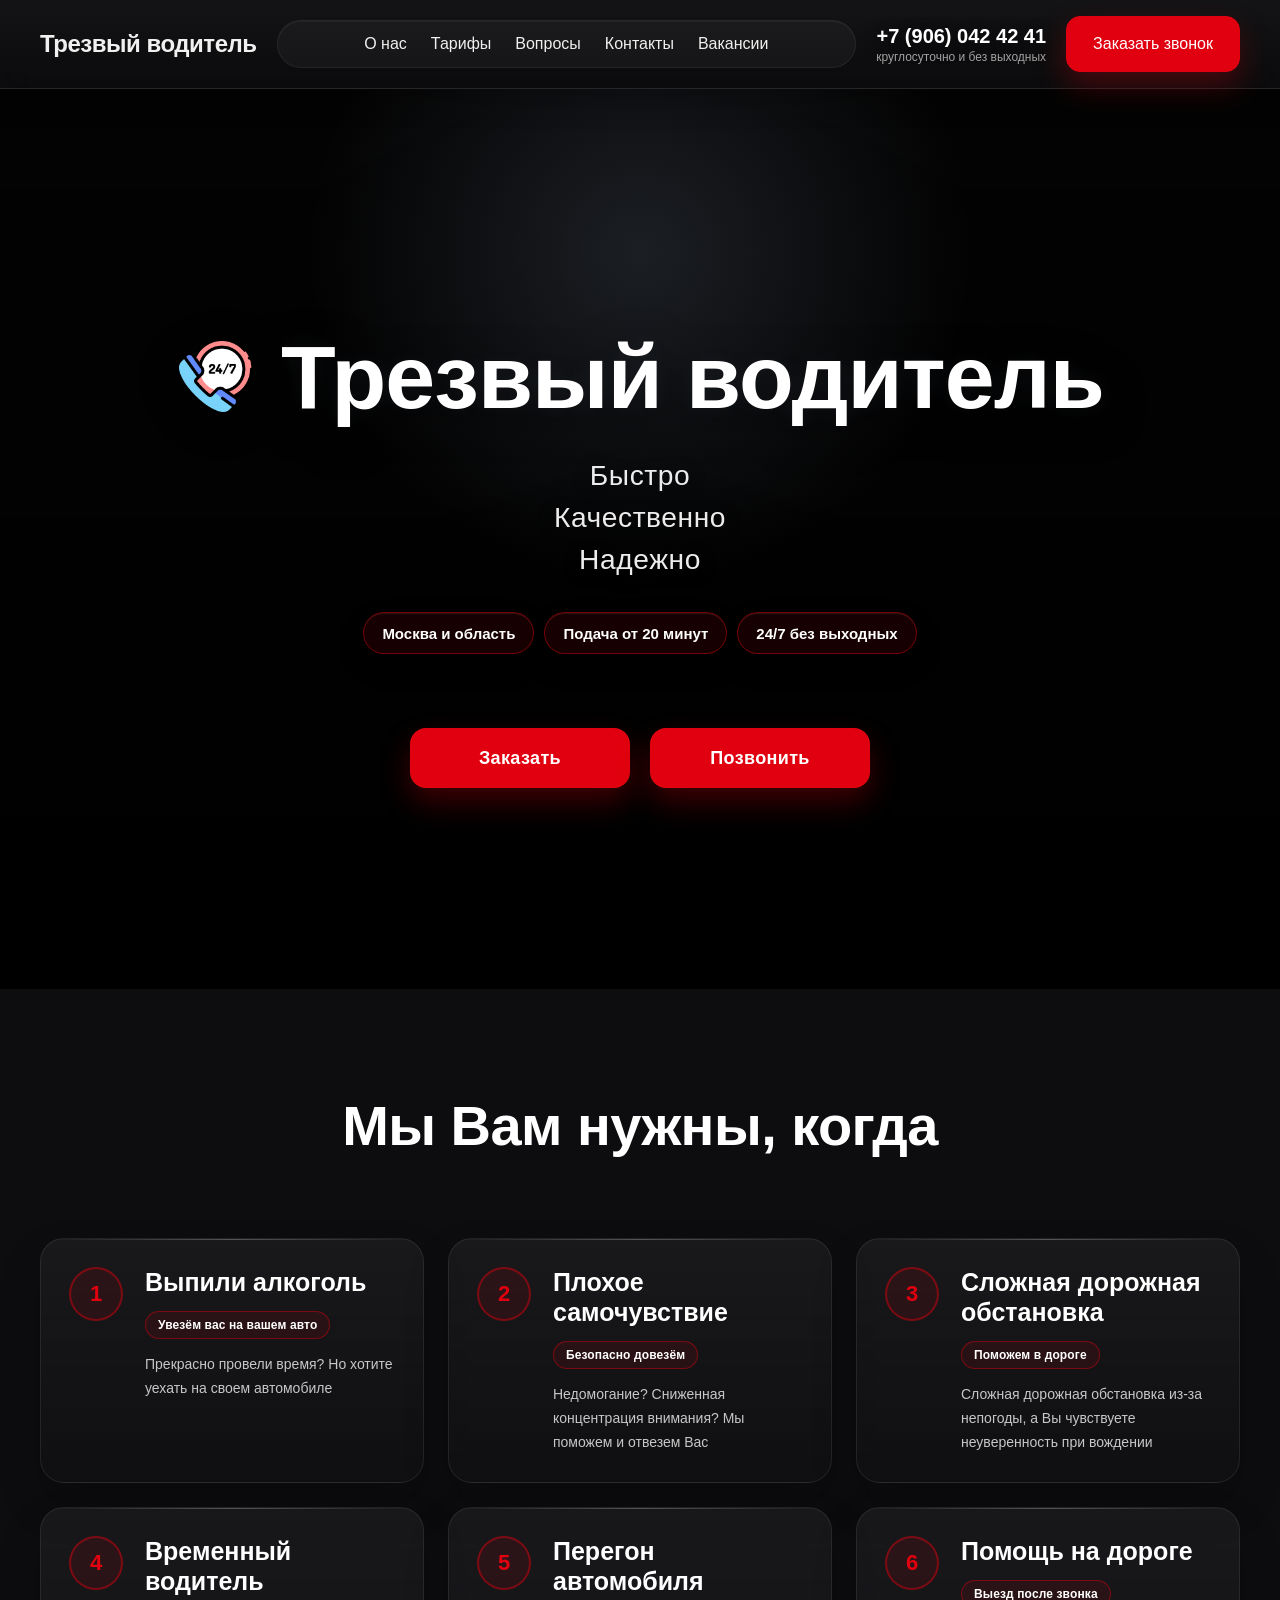
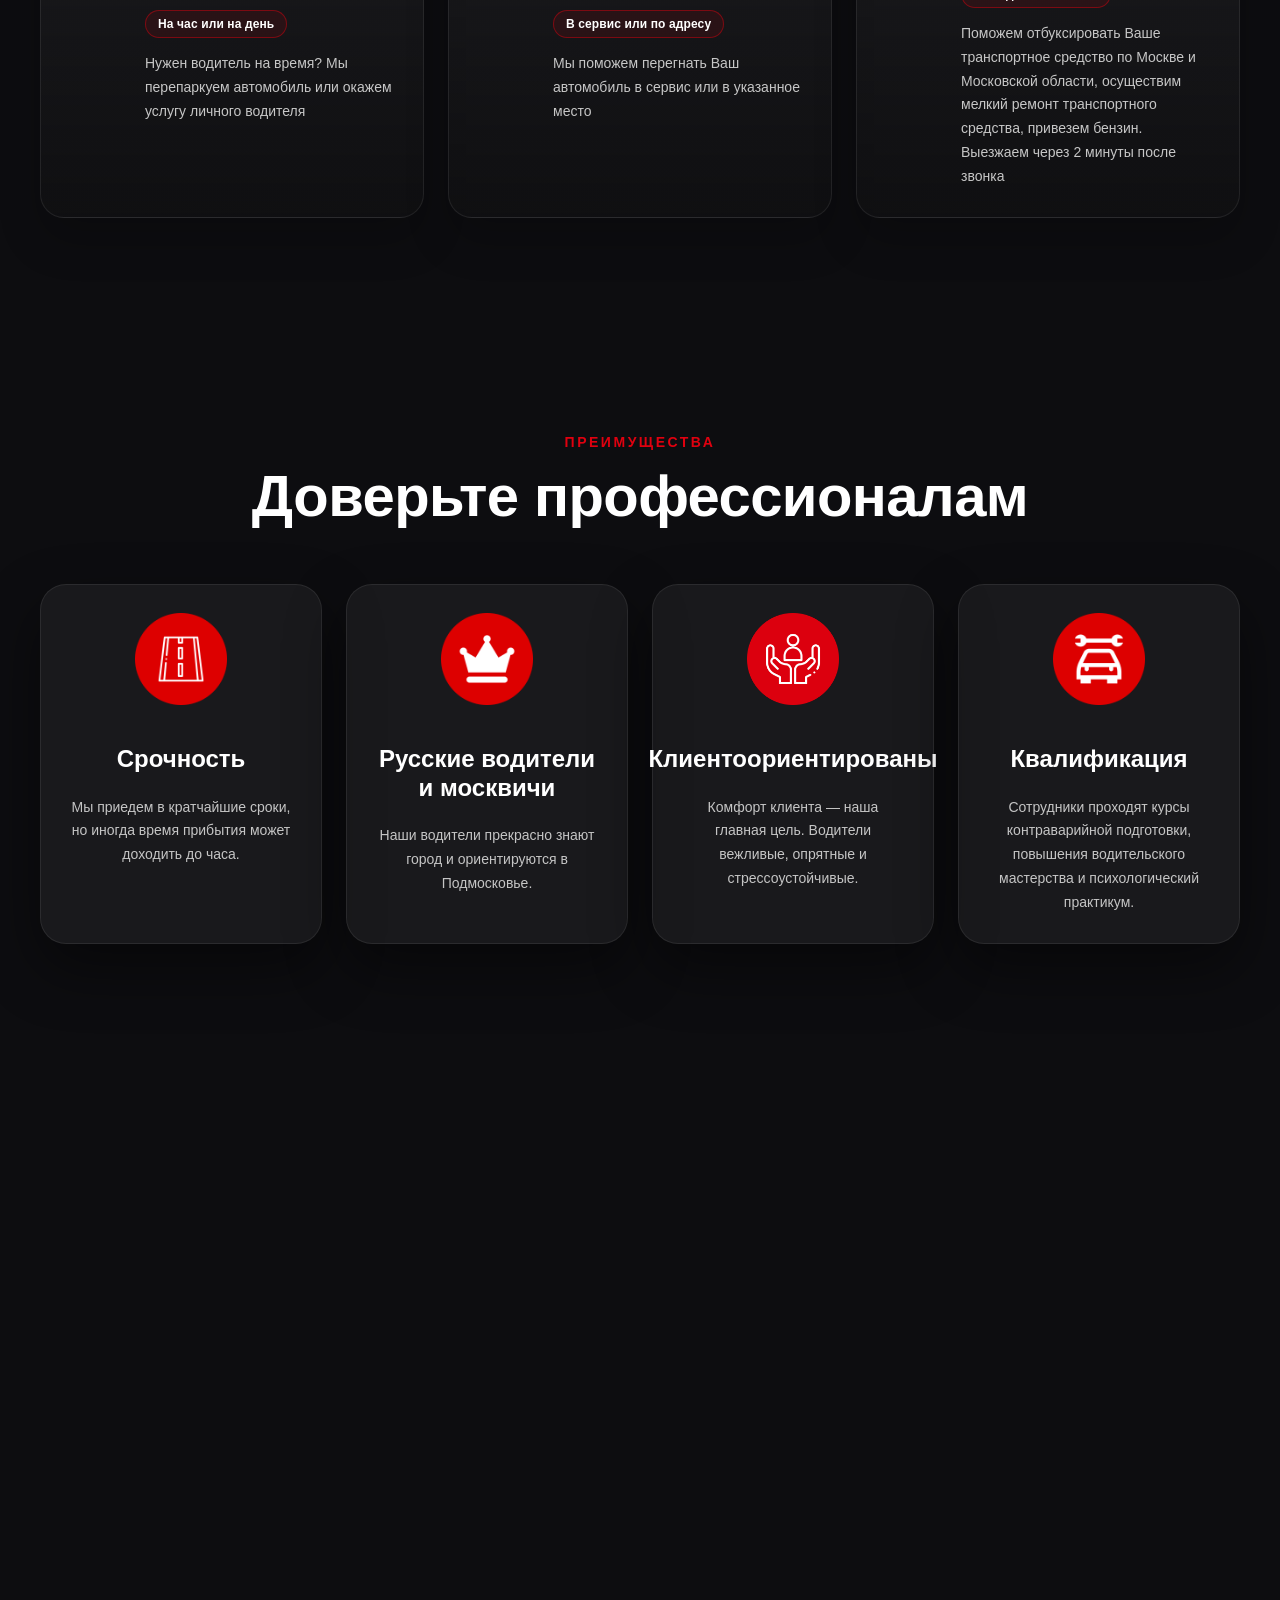
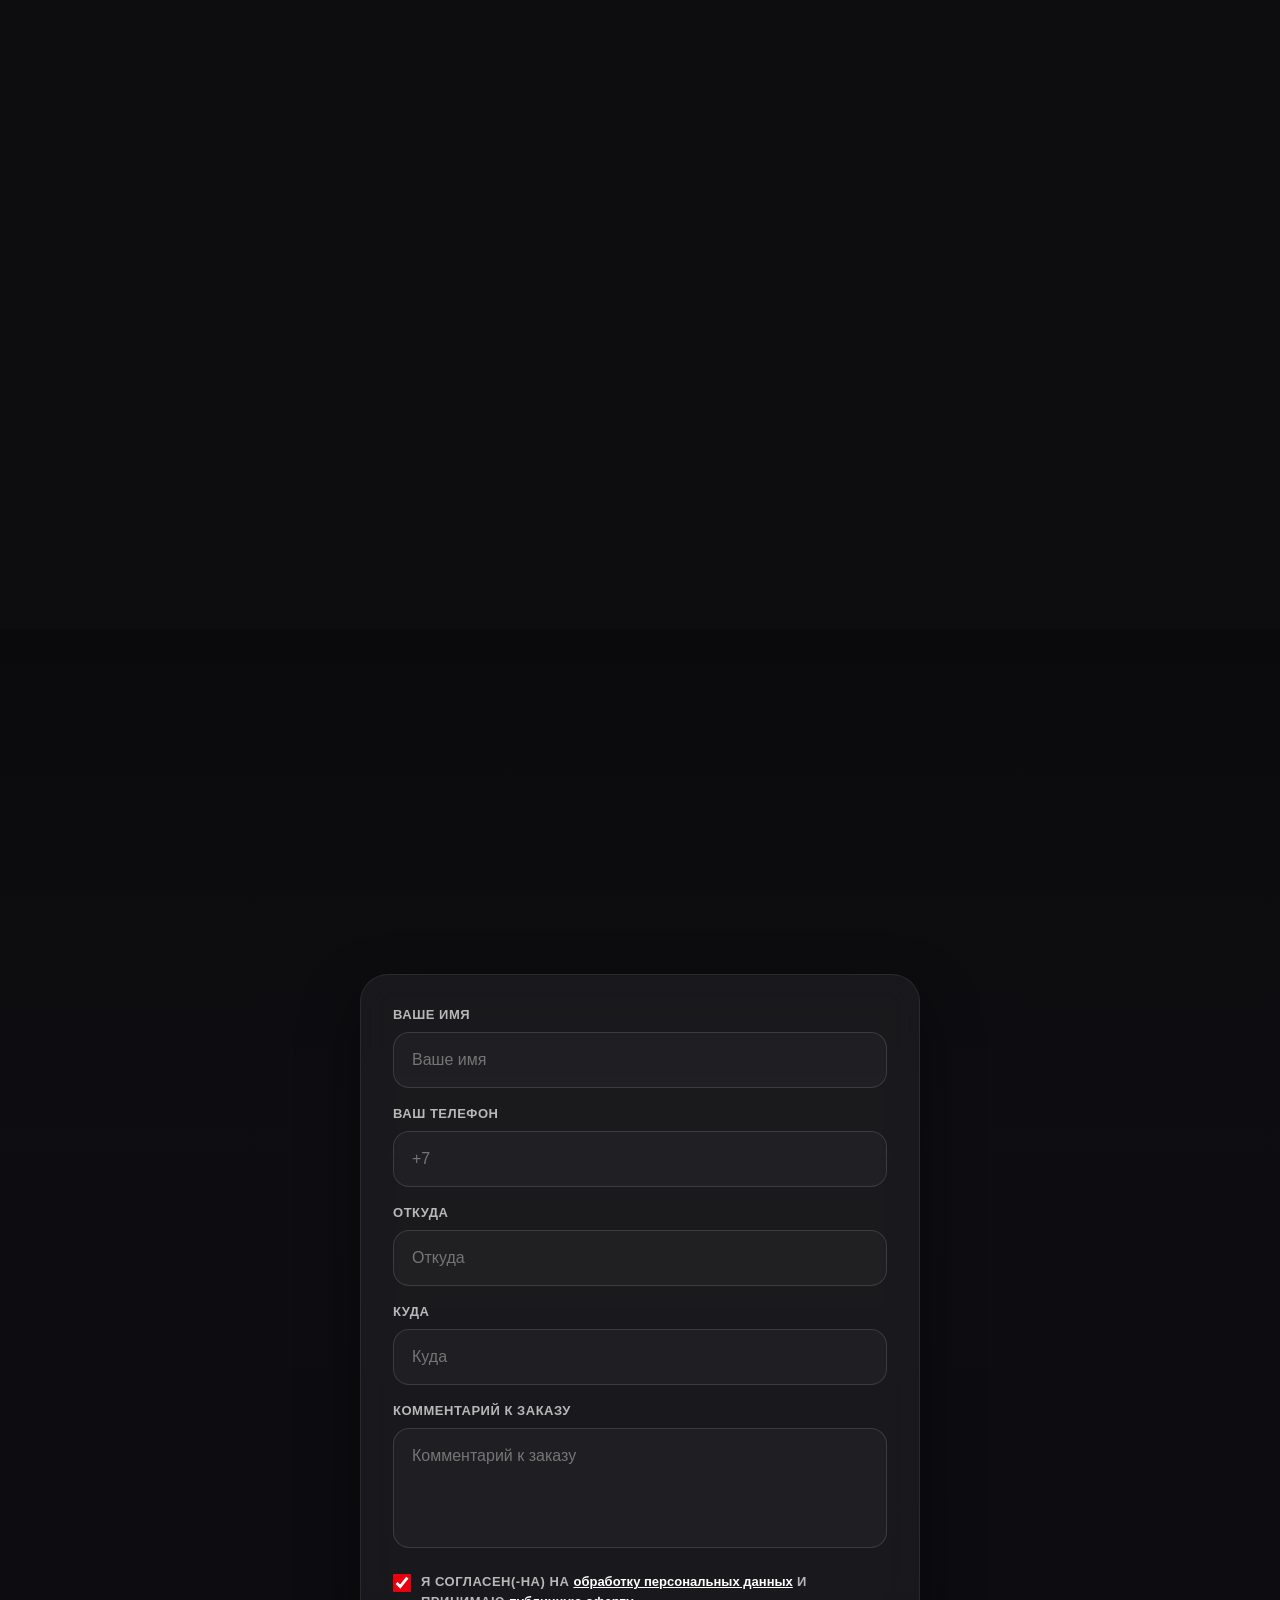
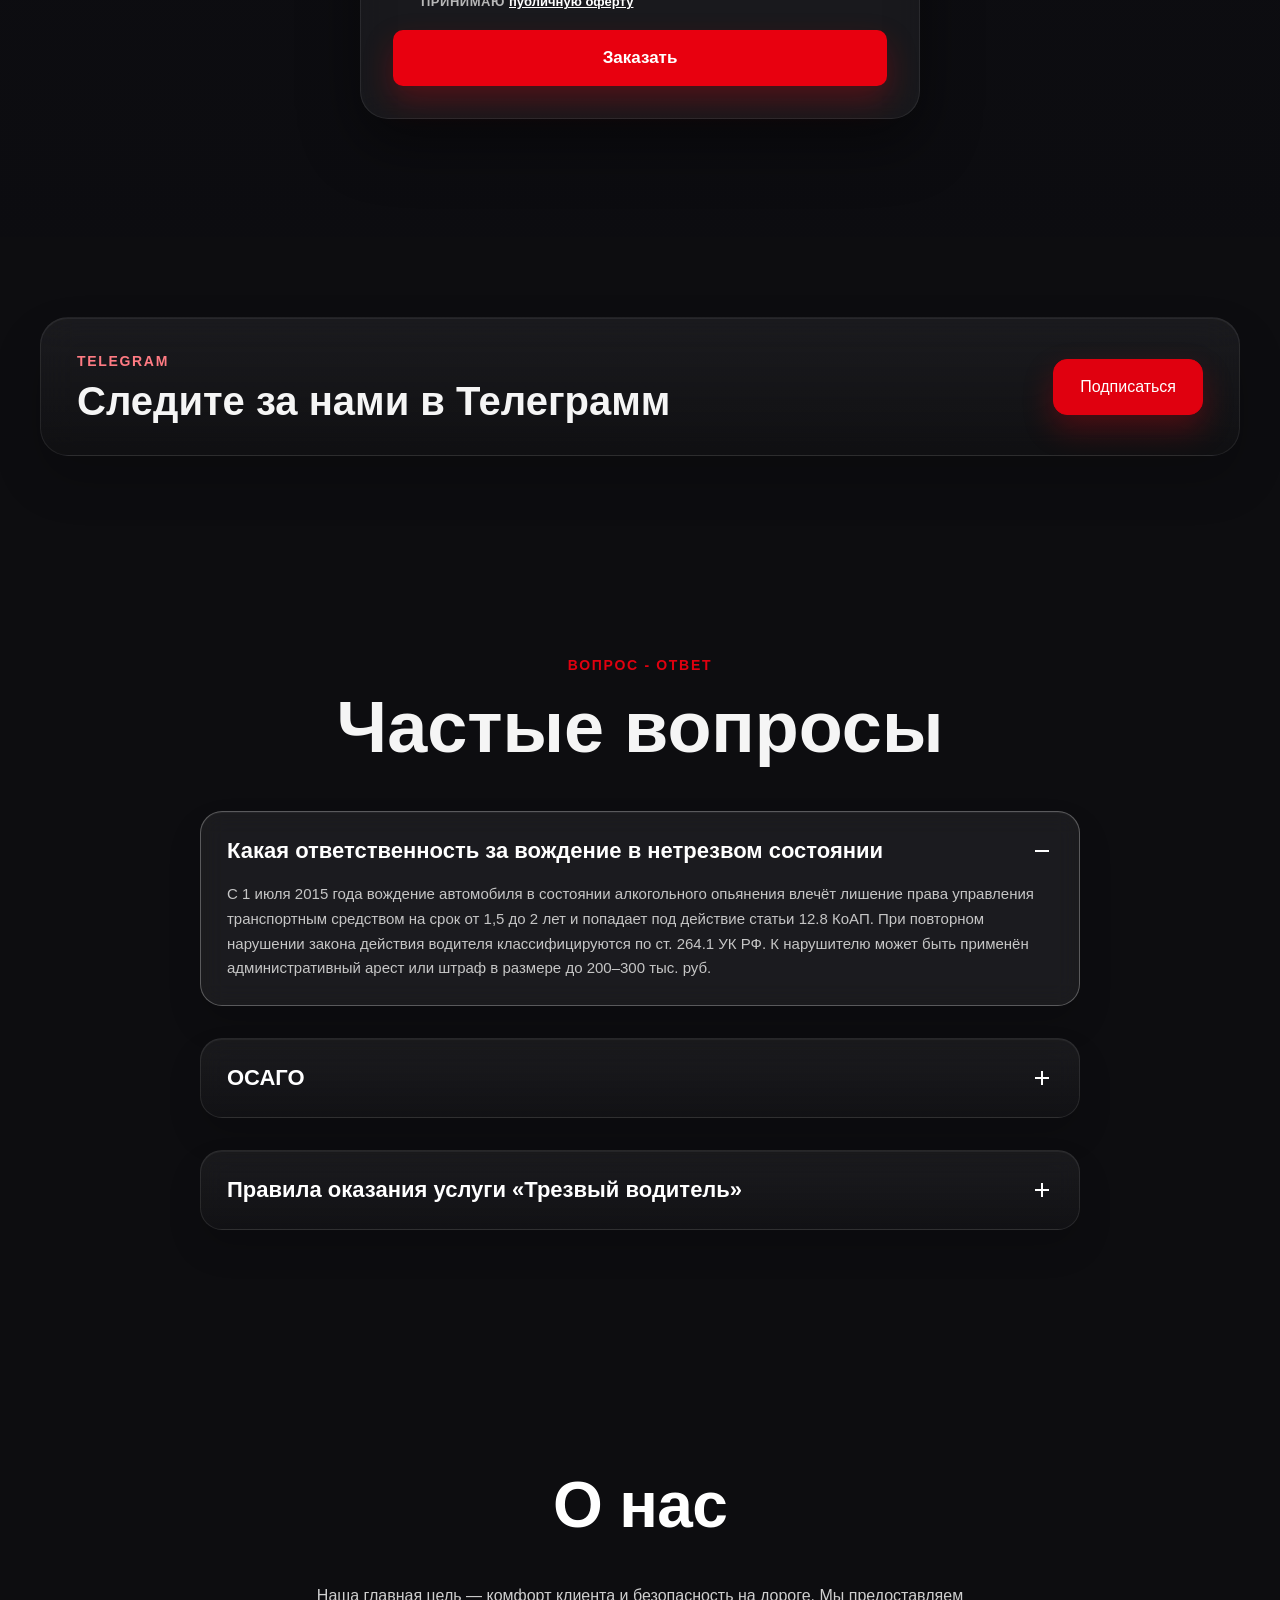
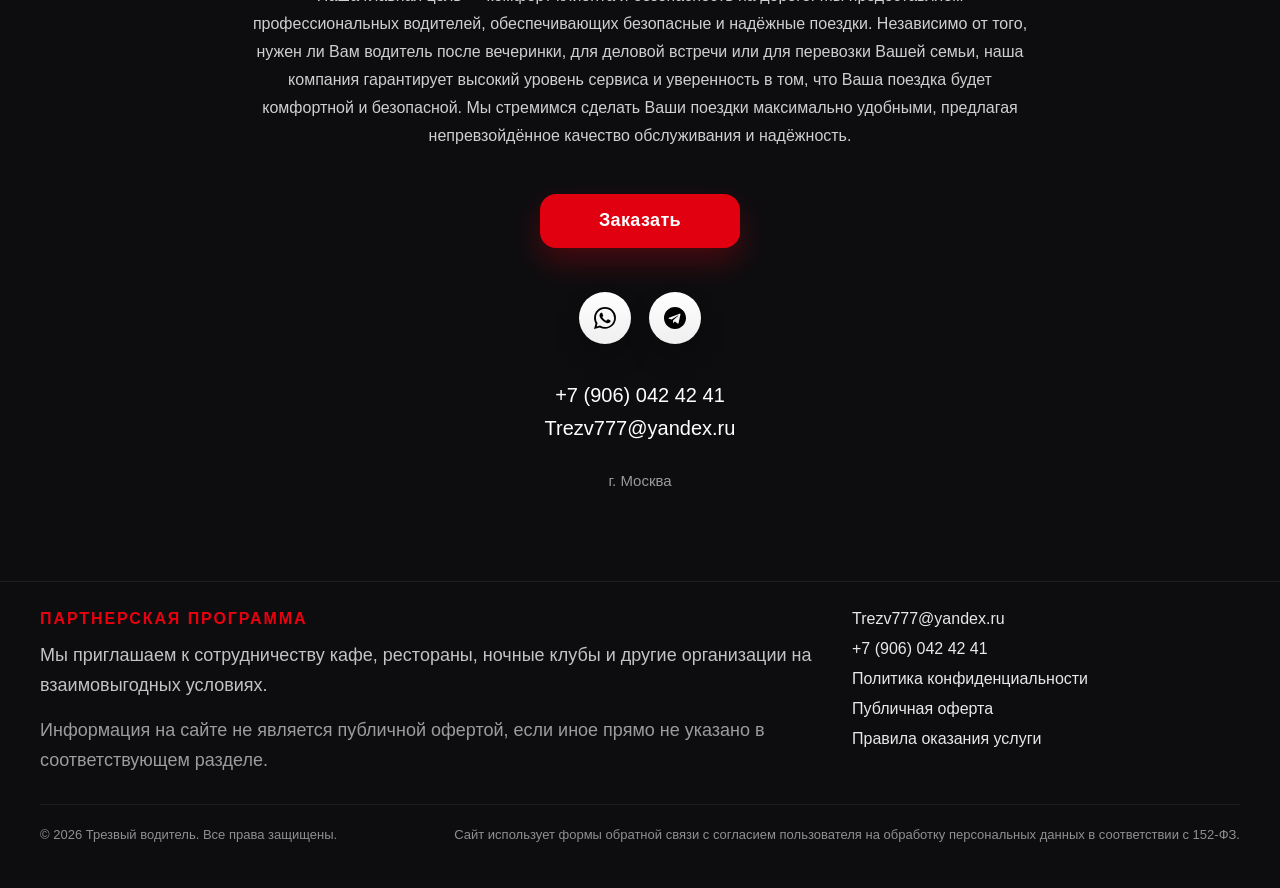
<file: index.html>
<!DOCTYPE html>
<html lang="ru">
<head>
  <meta charset="UTF-8">
  <meta name="viewport" content="width=device-width, initial-scale=1.0">
  <title>Трезвый водитель, помощь на дороге и перегон автомобиля</title>
  <meta name="description" content="Опытные трезвые водители и личные водители в Москве и Московской области. Быстро, качественно и надёжно.">
  <link rel="preconnect" href="https://static.tildacdn.com" crossorigin>
  <link rel="icon" href="https://static.tildacdn.com/tild3261-6439-4264-b866-656162313132/favicon_2.ico" type="image/x-icon">
  <link rel="apple-touch-icon" href="https://static.tildacdn.com/tild6562-6461-4764-a161-303134353137/_WhatsApp_2023-07-28.png">
  <link rel="stylesheet" href="./assets/fonts-tildasans.css">
  <link rel="stylesheet" href="./styles.css">
</head>
<body>
  <div class="site-preloader" id="site-preloader" aria-hidden="true">
    <div class="site-preloader-inner">
      <div class="site-preloader-mark">
        <img src="./assets/LOGO (2).jpg" alt="">
      </div>
      <div class="site-preloader-copy">
        <strong>Трезвый водитель</strong>
        <span>Быстро. Качественно. Надёжно.</span>
      </div>
    </div>
  </div>

  <header class="site-header">
    <div class="container header-row">
      <a class="brand" href="#top">Трезвый водитель</a>
      <button class="menu-toggle" type="button" aria-expanded="false" aria-controls="site-menu">
        <span></span>
        <span></span>
        <span></span>
      </button>
      <nav class="site-nav" id="site-menu">
        <a href="#about">О нас</a>
        <a href="#pricing">Тарифы</a>
        <a href="#faq">Вопросы</a>
        <a href="#contacts">Контакты</a>
        <button class="nav-inline-button" type="button" data-vacancy-open>Вакансии</button>
      </nav>
      <div class="header-contact">
        <a class="phone-link" href="tel:+79060424241">+7 (906) 042 42 41</a>
        <span>круглосуточно и без выходных</span>
      </div>
      <a class="button button-primary desktop-cta" href="#order">Заказать звонок</a>
    </div>
  </header>

  <main id="top">
    <section class="hero" id="hero">
      <div class="hero-bg" aria-hidden="true"></div>
      <div class="hero-overlay" aria-hidden="true"></div>
      <div class="container hero-inner">
        <div class="hero-title-row">
          <img class="hero-badge-24" src="./assets/telefon_psvtdfgts7k5.png" alt="24/7 на связи">
          <h1 class="hero-title">Трезвый водитель</h1>
        </div>
        <ul class="hero-subtitle" aria-label="Быстро, качественно, надежно">
          <li>Быстро</li>
          <li>Качественно</li>
          <li>Надежно</li>
        </ul>
        <div class="hero-info" aria-label="Ключевая информация">
          <span>Москва и область</span>
          <span>Подача от 20 минут</span>
          <span>24/7 без выходных</span>
        </div>
        <div class="hero-actions">
          <a class="t-btn t-btn-primary" href="#order">Заказать</a>
          <a class="t-btn t-btn-primary" href="tel:+79060424241">Позвонить</a>
        </div>
      </div>
    </section>

    <section class="section section-black services" id="services">
      <div class="container">
        <h2 class="services-title" data-reveal>Мы Вам нужны, когда</h2>
        <div class="services-grid">
          <article class="service-card" data-reveal style="--d:.05s">
            <div class="service-num" aria-hidden="true">1</div>
            <div class="service-body">
              <h3>Выпили алкоголь</h3>
              <span class="service-tag">Увезём вас на вашем авто</span>
              <p>Прекрасно провели время? Но хотите уехать на своем автомобиле</p>
            </div>
          </article>
          <article class="service-card" data-reveal style="--d:.15s">
            <div class="service-num" aria-hidden="true">2</div>
            <div class="service-body">
              <h3>Плохое самочувствие</h3>
              <span class="service-tag">Безопасно довезём</span>
              <p>Недомогание? Сниженная концентрация внимания? Мы поможем и отвезем Вас</p>
            </div>
          </article>
          <article class="service-card" data-reveal style="--d:.25s">
            <div class="service-num" aria-hidden="true">3</div>
            <div class="service-body">
              <h3>Сложная дорожная обстановка</h3>
              <span class="service-tag">Поможем в дороге</span>
              <p>Сложная дорожная обстановка из-за непогоды, а Вы чувствуете неуверенность при вождении</p>
            </div>
          </article>
          <article class="service-card" data-reveal style="--d:.05s">
            <div class="service-num" aria-hidden="true">4</div>
            <div class="service-body">
              <h3>Временный водитель</h3>
              <span class="service-tag">На час или на день</span>
              <p>Нужен водитель на время? Мы перепаркуем автомобиль или окажем услугу личного водителя</p>
            </div>
          </article>
          <article class="service-card" data-reveal style="--d:.15s">
            <div class="service-num" aria-hidden="true">5</div>
            <div class="service-body">
              <h3>Перегон автомобиля</h3>
              <span class="service-tag">В сервис или по адресу</span>
              <p>Мы поможем перегнать Ваш автомобиль в сервис или в указанное место</p>
            </div>
          </article>
          <article class="service-card" data-reveal style="--d:.25s">
            <div class="service-num" aria-hidden="true">6</div>
            <div class="service-body">
              <h3>Помощь на дороге</h3>
              <span class="service-tag">Выезд после звонка</span>
              <p>Поможем отбуксировать Ваше транспортное средство по Москве и Московской области, осуществим мелкий ремонт транспортного средства, привезем бензин. Выезжаем через 2 минуты после звонка</p>
            </div>
          </article>
        </div>
      </div>
    </section>

    <section class="section-advantages" id="advantages">
      <div class="container">
        <p class="section-eyebrow" data-reveal>Преимущества</p>
        <h2 class="section-title" data-reveal>Доверьте профессионалам</h2>
        <div class="advantages-grid" data-reveal>
          <article class="advantage-card" data-reveal style="--d:.05s">
            <img src="./assets/Group_47.png" alt="Срочность">
            <h3>Срочность</h3>
            <p>Мы приедем в кратчайшие сроки, но иногда время прибытия может доходить до часа.</p>
          </article>
          <article class="advantage-card" data-reveal style="--d:.15s">
            <img src="./assets/Group_44.png" alt="Русские водители и москвичи">
            <h3>Русские водители и москвичи</h3>
            <p>Наши водители прекрасно знают город и ориентируются в Подмосковье.</p>
          </article>
          <article class="advantage-card" data-reveal style="--d:.25s">
            <img src="./assets/Group_46.png" alt="Клиентоориентированы">
            <h3>Клиентоориентированы</h3>
            <p>Комфорт клиента — наша главная цель. Водители вежливые, опрятные и стрессоустойчивые.</p>
          </article>
          <article class="advantage-card" data-reveal style="--d:.35s">
            <img src="./assets/Group_45_1.png" alt="Квалификация">
            <h3>Квалификация</h3>
            <p>Сотрудники проходят курсы контраварийной подготовки, повышения водительского мастерства и психологический практикум.</p>
          </article>
        </div>
      </div>
    </section>

    <section class="section-pricing" id="pricing">
      <div class="container">
        <p class="section-eyebrow" data-reveal>Услуги и цены</p>
        <h2 class="section-title" data-reveal>Тарифы</h2>
        <p class="section-lead" data-reveal>Стоимость услуг может варьироваться в зависимости от расстояния, времени в пути и других факторов. Оставьте заявку и мы рассчитаем точную стоимость.</p>
        <div class="pricing-grid" data-reveal>
          <article class="tariff-card" data-reveal style="--d:.05s">
            <h3>Тариф «Трезвый водитель»</h3>
            <p>Отвезём Вас по указанному адресу в удобное для Вас время</p>
            <div class="tariff-price">от 2500 ₽</div>
            <a class="t-btn t-btn-primary tariff-btn" href="#order" data-service="Трезвый водитель">Вызвать</a>
          </article>
          <article class="tariff-card" data-reveal style="--d:.15s">
            <h3>Тариф «Перегон автомобиля»</h3>
            <p>Водитель перегонит автомобиль с Вами или самостоятельно</p>
            <div class="tariff-price">от 2500 ₽</div>
            <a class="t-btn t-btn-primary tariff-btn" href="#order" data-service="Перегон автомобиля">Вызвать</a>
          </article>
          <article class="tariff-card" data-reveal style="--d:.25s">
            <h3>Тариф «Личный водитель»</h3>
            <p>Водитель будет сопровождать Вас по городу и области в течение 5 часов</p>
            <div class="tariff-price">9000 ₽</div>
            <a class="t-btn t-btn-primary tariff-btn" href="#order" data-service="Личный водитель">Вызвать</a>
          </article>
          <article class="tariff-card" data-reveal style="--d:.05s">
            <h3>Тариф «Помощь на дороге»</h3>
            <p>Приедем к Вам и окажем необходимую помощь</p>
            <div class="tariff-price">от 2000 ₽</div>
            <a class="t-btn t-btn-primary tariff-btn" href="#order" data-service="Помощь на дороге">Вызвать</a>
          </article>
          <article class="tariff-card" data-reveal style="--d:.15s">
            <h3>Помощь в постановке на учёт</h3>
            <p>Оформление автомобиля в ГИБДД. Прохождение техосмотра, страховка, установка гос. номеров. Заказ за день до учёта. Детали у оператора.</p>
            <div class="tariff-price">от 5000 ₽</div>
            <a class="t-btn t-btn-primary tariff-btn" href="#order" data-service="Постановка на учёт">Вызвать</a>
          </article>
        </div>
      </div>
    </section>

    <section class="section-order" id="order">
      <div class="order-bg" aria-hidden="true"></div>
      <div class="order-overlay" aria-hidden="true"></div>
      <div class="container order-inner">
        <p class="section-eyebrow" data-reveal>Заказ</p>
        <h2 class="section-title" data-reveal>Оставьте заявку и мы с Вами свяжемся</h2>
        <p class="section-lead" data-reveal>Заполните форму, а мы уточним маршрут, стоимость и детали поездки.</p>
        <form class="order-form" id="order-form" data-reveal>
          <label>
            <span>Ваше имя</span>
            <input type="text" name="name" placeholder="Ваше имя">
          </label>
          <label>
            <span>Ваш телефон</span>
            <input type="tel" name="phone" placeholder="+7">
          </label>
          <label>
            <span>Откуда</span>
            <input type="text" name="from" placeholder="Откуда">
          </label>
          <label>
            <span>Куда</span>
            <input type="text" name="to" placeholder="Куда">
          </label>
          <label>
            <span>Комментарий к заказу</span>
            <textarea name="comment" rows="4" placeholder="Комментарий к заказу"></textarea>
          </label>
          <label class="form-consent">
            <input type="checkbox" name="consent" required checked>
            <span>Я согласен(-на) на <button class="legal-link" type="button" data-legal-target="privacy">обработку персональных данных</button> и принимаю <button class="legal-link" type="button" data-legal-target="offer">публичную оферту</button></span>
          </label>
          <div class="form-actions">
            <button class="button button-primary" type="submit">Заказать</button>
          </div>
          <p class="form-success" hidden>Заявка отправлена. Мы свяжемся с Вами в ближайшее время.</p>
        </form>
      </div>
    </section>

    <section class="section section-dark social-banner">
      <div class="container social-banner-row">
        <div>
          <span class="eyebrow">Telegram</span>
          <h2>Следите за нами в Телеграмм</h2>
        </div>
        <a class="button button-primary" href="https://t.me/+79060424241" target="_blank" rel="noreferrer">Подписаться</a>
      </div>
    </section>

    <section class="section faq" id="faq">
      <div class="container">
        <div class="section-heading center">
          <span class="eyebrow">Вопрос - ответ</span>
          <h2>Частые вопросы</h2>
        </div>
        <div class="faq-list">
          <details open>
            <summary>Какая ответственность за вождение в нетрезвом состоянии</summary>
            <p>С 1 июля 2015 года вождение автомобиля в состоянии алкогольного опьянения влечёт лишение права управления транспортным средством на срок от 1,5 до 2 лет и попадает под действие статьи 12.8 КоАП. При повторном нарушении закона действия водителя классифицируются по ст. 264.1 УК РФ. К нарушителю может быть применён административный арест или штраф в размере до 200–300 тыс. руб.</p>
          </details>
          <details>
            <summary>ОСАГО</summary>
            <p>Если у Вас договор об обязательном автостраховании с ограничением, и трезвый водитель в него не вписан, то по закону он не имеет права садиться за руль. Однако мы готовы прийти на помощь даже в такой ситуации. Если на пути встретится пост ГИБДД — сумма штрафа будет покрыта за счёт компании. Крайне желательно, чтобы у клиента был заключён расширенный ОСАГО.</p>
          </details>
          <details>
            <summary>Правила оказания услуги «Трезвый водитель»</summary>
            <p>Услуга призвана помочь в случаях, когда Вы по определённым причинам не можете сесть за руль. Прежде чем обратиться в нашу компанию, пожалуйста, ознакомьтесь с правилами ниже. При их составлении мы руководствовались принципами комфорта и безопасности для Вас и Вашего авто.</p>
            <div class="faq-columns">
              <div>
                <h3>Клиент компании должен</h3>
                <ul>
                  <li>Обратиться в службу не менее чем за 30–40 минут до желаемого времени отправки.</li>
                  <li>Оставаться на связи после вызова «трезвого водителя».</li>
                  <li>Показать водительское удостоверение или разрешение на временное владение транспортным средством.</li>
                  <li>Иметь при себе регистрационные документы, полис страхования и талон техосмотра.</li>
                  <li>Если автомобиль оформлен на юрлицо — указать в путевом листе ФИО сотрудника компании.</li>
                </ul>
              </div>
              <div>
                <h3>В обязанности водителя входит</h3>
                <ul>
                  <li>Представиться и показать водительское удостоверение, а по желанию — паспорт.</li>
                  <li>Помочь клиенту добраться до автомобиля и погрузить багаж.</li>
                  <li>Доставить Вас к месту назначения с соблюдением ПДД и скоростного режима.</li>
                  <li>Взять общение с инспектором ГИБДД на себя при остановке.</li>
                  <li>Изменить маршрут, остановиться, припарковаться и помочь в дороге по просьбе заказчика.</li>
                </ul>
              </div>
            </div>
          </details>
        </div>
      </div>
    </section>

    <section class="section-about" id="about">
      <div class="container about-inner">
        <h2 class="about-title" data-reveal>О нас</h2>
        <p class="about-text" data-reveal>
          Наша главная цель — комфорт клиента и безопасность на дороге. Мы предоставляем профессиональных водителей,
          обеспечивающих безопасные и надёжные поездки. Независимо от того, нужен ли Вам водитель после вечеринки,
          для деловой встречи или для перевозки Вашей семьи, наша компания гарантирует высокий уровень сервиса
          и уверенность в том, что Ваша поездка будет комфортной и безопасной. Мы стремимся сделать Ваши поездки
          максимально удобными, предлагая непревзойдённое качество обслуживания и надёжность.
        </p>
        <a class="t-btn t-btn-primary about-cta" href="#order" data-reveal>Заказать</a>
        <div class="about-socials" data-reveal>
          <a class="about-social-icon" href="https://wa.me/79060424241" target="_blank" rel="noreferrer" aria-label="WhatsApp">
            <svg viewBox="0 0 24 24" fill="none" xmlns="http://www.w3.org/2000/svg" aria-hidden="true">
              <path d="M17.472 14.382c-.297-.149-1.758-.867-2.03-.967-.273-.099-.471-.148-.67.15-.197.297-.767.967-.94 1.164-.173.199-.347.223-.644.075-.297-.15-1.255-.463-2.39-1.475-.883-.788-1.48-1.76-1.653-2.059-.173-.297-.018-.458.13-.606.134-.133.298-.347.446-.52.149-.175.198-.3.298-.498.099-.2.05-.374-.025-.524-.075-.149-.669-1.612-.916-2.207-.242-.58-.487-.501-.669-.51-.173-.009-.371-.011-.57-.011-.198 0-.52.074-.792.372s-1.04 1.016-1.04 2.479 1.065 2.876 1.213 3.074c.149.198 2.096 3.2 5.077 4.487.709.306 1.262.489 1.694.626.712.226 1.36.194 1.872.118.571-.085 1.758-.719 2.006-1.413.248-.694.248-1.289.173-1.413-.074-.124-.272-.198-.57-.347z" fill="#fff"/>
              <path d="M20.52 3.449C18.25 1.223 15.24 0 12.036 0 5.439 0 .08 5.36.08 11.955c0 2.108.555 4.164 1.608 5.972L0 24l6.255-1.641a11.97 11.97 0 0 0 5.722 1.459h.005c6.596 0 11.955-5.359 11.957-11.955a11.88 11.88 0 0 0-3.419-8.414zM12.048 21.785c-1.779 0-3.524-.476-5.048-1.381l-.36-.214-3.74.98.998-3.648-.235-.374a9.9 9.9 0 0 1-1.52-5.26c0-5.466 4.448-9.917 9.915-9.917 2.648 0 5.135 1.031 7.006 2.903a9.855 9.855 0 0 1 2.902 7.015c-.003 5.466-4.451 9.917-9.915 9.917z" fill="#fff"/>
            </svg>
          </a>
          <a class="about-social-icon" href="https://t.me/+79060424241" target="_blank" rel="noreferrer" aria-label="Telegram">
            <svg viewBox="0 0 24 24" fill="none" xmlns="http://www.w3.org/2000/svg" aria-hidden="true">
              <path d="M12 0C5.373 0 0 5.373 0 12s5.373 12 12 12 12-5.373 12-12S18.627 0 12 0zm5.894 8.221l-1.97 9.28c-.145.658-.537.818-1.084.508l-3-2.21-1.446 1.394c-.16.16-.295.295-.605.295l.213-3.053 5.56-5.023c.242-.213-.054-.333-.373-.12l-6.87 4.326-2.96-.924c-.64-.203-.658-.64.135-.954l11.566-4.458c.538-.196 1.006.128.832.941z" fill="#fff"/>
            </svg>
          </a>
        </div>
        <div class="about-contacts" data-reveal id="contacts">
          <a class="about-phone" href="tel:+79060424241">+7 (906) 042 42 41</a>
          <a class="about-mail" href="mailto:Trezv777@yandex.ru">Trezv777@yandex.ru</a>
        </div>
        <p class="about-city" data-reveal>г. Москва</p>
      </div>
    </section>
  </main>

  <footer class="site-footer">
    <div class="container footer-grid">
      <div class="footer-main">
        <strong>ПАРТНЕРСКАЯ ПРОГРАММА</strong>
        <p>Мы приглашаем к сотрудничеству кафе, рестораны, ночные клубы и другие организации на взаимовыгодных условиях.</p>
        <p class="footer-meta">Информация на сайте не является публичной офертой, если иное прямо не указано в соответствующем разделе.</p>
      </div>
      <div class="footer-links-block">
        <a href="mailto:Trezv777@yandex.ru">Trezv777@yandex.ru</a>
        <a href="tel:+79060424241">+7 (906) 042 42 41</a>
        <button class="footer-legal-link" type="button" data-legal-target="privacy">Политика конфиденциальности</button>
        <button class="footer-legal-link" type="button" data-legal-target="offer">Публичная оферта</button>
        <button class="footer-legal-link" type="button" data-legal-target="rules">Правила оказания услуги</button>
      </div>
    </div>
    <div class="container footer-legal">
      <p>© 2026 Трезвый водитель. Все права защищены.</p>
      <p>Сайт использует формы обратной связи с согласием пользователя на обработку персональных данных в соответствии с 152-ФЗ.</p>
    </div>
  </footer>

  <nav class="mobile-quicknav" aria-label="Быстрая навигация по сайту">
    <a href="#hero" data-quick-link>Главная</a>
    <a href="#pricing" data-quick-link>Тарифы</a>
    <a href="#faq" data-quick-link>FAQ</a>
    <a href="#contacts" data-quick-link>Контакты</a>
    <a href="#order" data-quick-link>Заказ</a>
  </nav>

  <div class="legal-modal" id="legal-modal" hidden>
    <div class="legal-modal-backdrop" data-legal-close></div>
    <div class="legal-modal-dialog" role="dialog" aria-modal="true" aria-labelledby="legal-modal-title">
      <button class="legal-modal-close" type="button" aria-label="Закрыть" data-legal-close>×</button>
      <div class="legal-modal-panel is-active" data-legal-panel="privacy">
        <h2 id="legal-modal-title">Политика конфиденциальности</h2>
        <p>Настоящая Политика конфиденциальности определяет порядок обработки и защиты персональных данных пользователей сайта.</p>
        <h3>1. Общие положения</h3>
        <p>Обработка персональных данных осуществляется в соответствии с Федеральным законом № 152-ФЗ «О персональных данных» и иными нормами законодательства Российской Федерации.</p>
        <h3>2. Какие данные обрабатываются</h3>
        <p>Через формы сайта могут обрабатываться имя, номер телефона, адрес подачи, адрес назначения, комментарий к заказу и иные сведения, которые пользователь сообщает добровольно.</p>
        <h3>3. Цели обработки</h3>
        <p>Данные используются для связи с пользователем, обработки заявки, уточнения маршрута, стоимости и условий оказания услуги.</p>
        <h3>4. Основание обработки</h3>
        <p>Основанием обработки является согласие пользователя, выраженное при заполнении формы и подтверждении чекбокса согласия.</p>
        <h3>5. Контакты</h3>
        <p>По вопросам обработки персональных данных: <a href="tel:+79060424241">+7 (906) 042 42 41</a>, <a href="mailto:Trezv777@yandex.ru">Trezv777@yandex.ru</a>.</p>
      </div>
      <div class="legal-modal-panel" data-legal-panel="offer">
        <h2 id="legal-modal-title">Публичная оферта</h2>
        <p>Настоящий документ является предложением заключить договор на оказание услуг на изложенных ниже условиях.</p>
        <h3>1. Предмет оферты</h3>
        <p>Исполнитель принимает заявку пользователя, уточняет условия и организует оказание услуг, представленных на сайте.</p>
        <h3>2. Стоимость услуг</h3>
        <p>Стоимость услуг на сайте носит информационный характер и может изменяться в зависимости от расстояния, времени, дорожной обстановки и иных факторов.</p>
        <h3>3. Порядок оформления</h3>
        <p>Пользователь оставляет заявку на сайте, после чего Исполнитель связывается для подтверждения деталей заказа.</p>
        <h3>4. Заключительные положения</h3>
        <p>Оставляя заявку на сайте, пользователь подтверждает ознакомление с условиями настоящей оферты и согласие с ними.</p>
      </div>
      <div class="legal-modal-panel" data-legal-panel="rules">
        <h2 id="legal-modal-title">Правила оказания услуги</h2>
        <p>Услуга предназначена для случаев, когда клиент по определённым причинам не может самостоятельно сесть за руль.</p>
        <div class="legal-rules-grid">
          <div>
            <h3>Клиент должен</h3>
            <ul>
              <li>Оставить заявку заранее и оставаться на связи после вызова.</li>
              <li>Предоставить документы на право управления и регистрационные документы на автомобиль.</li>
              <li>Сообщить особенности маршрута, автомобиля и состояния водителя.</li>
            </ul>
          </div>
          <div>
            <h3>Водитель обязан</h3>
            <ul>
              <li>Подтвердить личность и водительское удостоверение по просьбе клиента.</li>
              <li>Доставить клиента с соблюдением ПДД и согласованного маршрута.</li>
              <li>Оказать разумное содействие при остановке, парковке и завершении поездки.</li>
            </ul>
          </div>
        </div>
      </div>
    </div>
  </div>

  <div class="vacancy-modal" id="vacancy-modal" hidden>
    <div class="vacancy-modal-backdrop" data-vacancy-close></div>
    <div class="vacancy-modal-dialog" role="dialog" aria-modal="true" aria-labelledby="vacancy-modal-title">
      <button class="vacancy-modal-close" type="button" aria-label="Закрыть" data-vacancy-close>×</button>
      <div class="vacancy-modal-grid">
        <div class="vacancy-copy">
          <p class="section-eyebrow">Вакансии</p>
          <h2 id="vacancy-modal-title">Трезвый водитель</h2>
          <p>Открыт набор водителей по Москве и Московской области. Мы сделали анкету удобной и понятной, чтобы кандидат мог быстро откликнуться без лишних переходов и отдельных вкладок.</p>
          <div class="vacancy-badges">
            <span>A</span>
            <span>B</span>
            <span>C</span>
            <span>D</span>
            <span>E</span>
          </div>
          <div class="vacancy-requirements">
            <h3>Требования</h3>
            <ul>
              <li>Возраст строго 30–55 лет.</li>
              <li>Постоянная регистрация строго г. Москва.</li>
              <li>Опыт работы персональным водителем от 10 лет.</li>
              <li>Безаварийная езда, спокойный стиль вождения.</li>
              <li>Опыт работы на автомобилях бизнес-класса.</li>
              <li>Представительская внешность, опрятный внешний вид, стрессоустойчивость, честность, пунктуальность.</li>
              <li>Готовность работать в вечернее и ночное время.</li>
            </ul>
          </div>
          <div class="vacancy-contacts">
            <a href="https://t.me/trezv777" target="_blank" rel="noreferrer">Telegram</a>
            <a href="https://wa.me/79255008784" target="_blank" rel="noreferrer">WhatsApp</a>
            <a href="tel:+74955008784">+7 (495) 500 87 84</a>
          </div>
        </div>
        <form class="vacancy-form" id="vacancy-form">
          <div class="vacancy-form-grid">
            <label>
              <span>Фамилия</span>
              <input type="text" name="vacancy_last_name" placeholder="Фамилия" required>
            </label>
            <label>
              <span>Имя</span>
              <input type="text" name="vacancy_first_name" placeholder="Имя" required>
            </label>
            <label class="vacancy-field-full">
              <span>Отчество</span>
              <input type="text" name="vacancy_middle_name" placeholder="Отчество">
            </label>
            <label>
              <span>Гражданство</span>
              <select name="vacancy_citizenship" required>
                <option value="" selected disabled>Выберите гражданство</option>
                <option value="РФ">Российская Федерация</option>
                <option value="Иностранный гражданин">Иностранный гражданин</option>
              </select>
            </label>
            <label>
              <span>Возраст</span>
              <select name="vacancy_age" required>
                <option value="" selected disabled>Выберите возраст</option>
                <option value="до 30 лет">до 30 лет</option>
                <option value="30-35 лет">30-35 лет</option>
                <option value="35-40 лет">35-40 лет</option>
                <option value="40-45 лет">40-45 лет</option>
                <option value="45-50 лет">45-50 лет</option>
                <option value="50-55 лет">50-55 лет</option>
                <option value="от 55 лет">от 55 лет</option>
              </select>
            </label>
            <label>
              <span>Телефон</span>
              <input type="tel" name="vacancy_phone" placeholder="+7" required>
            </label>
            <label>
              <span>Email</span>
              <input type="email" name="vacancy_email" placeholder="example@mail.ru" required>
            </label>
            <label class="vacancy-field-full">
              <span>Адрес регистрации</span>
              <input type="text" name="vacancy_registration_address" placeholder="Адрес регистрации" required>
            </label>
            <label class="vacancy-field-full">
              <span>Фактическое проживание</span>
              <input type="text" name="vacancy_residence_address" placeholder="Адрес фактического проживания">
            </label>
            <label>
              <span>Образование</span>
              <select name="vacancy_education" required>
                <option value="" selected disabled>Выберите образование</option>
                <option value="Среднее">Среднее</option>
                <option value="Средне-специальное">Средне-специальное</option>
                <option value="Неоконченное высшее">Неоконченное высшее</option>
                <option value="Высшее">Высшее</option>
                <option value="Второе высшее">Второе высшее</option>
              </select>
            </label>
            <label>
              <span>Семейное положение</span>
              <select name="vacancy_marital_status" required>
                <option value="" selected disabled>Выберите статус</option>
                <option value="Холост / не замужем">Холост / не замужем</option>
                <option value="Женат / замужем">Женат / замужем</option>
              </select>
            </label>
            <div class="vacancy-field-full vacancy-field-group">
              <span>Категории</span>
              <div class="vacancy-multiselect" data-multiselect>
                <button class="vacancy-multiselect-trigger" type="button" data-multiselect-trigger aria-expanded="false">Выберите категории</button>
                <div class="vacancy-multiselect-panel" data-multiselect-panel hidden>
                  <label><input type="checkbox" name="vacancy_categories" value="A"> <span>A</span></label>
                  <label><input type="checkbox" name="vacancy_categories" value="B"> <span>B</span></label>
                  <label><input type="checkbox" name="vacancy_categories" value="C"> <span>C</span></label>
                  <label><input type="checkbox" name="vacancy_categories" value="D"> <span>D</span></label>
                  <label><input type="checkbox" name="vacancy_categories" value="E"> <span>E</span></label>
                </div>
                <input type="hidden" name="vacancy_categories_summary" data-categories-output required>
              </div>
            </div>
            <label>
              <span>Водительский стаж</span>
              <select name="vacancy_experience" required>
                <option value="" selected disabled>Выберите стаж</option>
                <option value="до 10 лет">до 10 лет</option>
                <option value="10-15 лет">10-15 лет</option>
                <option value="15-20 лет">15-20 лет</option>
                <option value="20-25 лет">20-25 лет</option>
                <option value="25-30 лет">25-30 лет</option>
                <option value="30-35 лет">30-35 лет</option>
                <option value="от 35 лет">от 35 лет</option>
              </select>
            </label>
            <div class="vacancy-field-group">
              <span>Личный автомобиль</span>
              <div class="vacancy-choice-group">
                <label class="vacancy-choice"><input type="radio" name="vacancy_car" value="Да" required><span>Да</span></label>
                <label class="vacancy-choice"><input type="radio" name="vacancy_car" value="Нет"><span>Нет</span></label>
              </div>
            </div>
            <div class="vacancy-field-group">
              <span>Постоянное место работы</span>
              <div class="vacancy-choice-group">
                <label class="vacancy-choice"><input type="radio" name="vacancy_job" value="Да" required><span>Да</span></label>
                <label class="vacancy-choice"><input type="radio" name="vacancy_job" value="Нет"><span>Нет</span></label>
              </div>
            </div>
            <label class="vacancy-field-full">
              <span>Немного о Вас</span>
              <textarea name="vacancy_about" rows="5" placeholder="Опыт, график, район проживания, пожелания"></textarea>
            </label>
          </div>
          <label class="form-consent vacancy-consent">
            <input type="checkbox" name="vacancy_consent" required checked>
            <span>Нажимая «Отправить анкету», я соглашаюсь на <button class="legal-link" type="button" data-legal-target="privacy">обработку персональных данных</button></span>
          </label>
          <div class="form-actions vacancy-actions">
            <button class="button button-primary" type="submit">Отправить анкету</button>
          </div>
          <p class="form-success vacancy-success" hidden>Анкета заполнена. Дальше её можно подключить к Telegram, почте или CRM.</p>
        </form>
      </div>
    </div>
  </div>

  <script src="./script.js"></script>
</body>
</html>
</file>
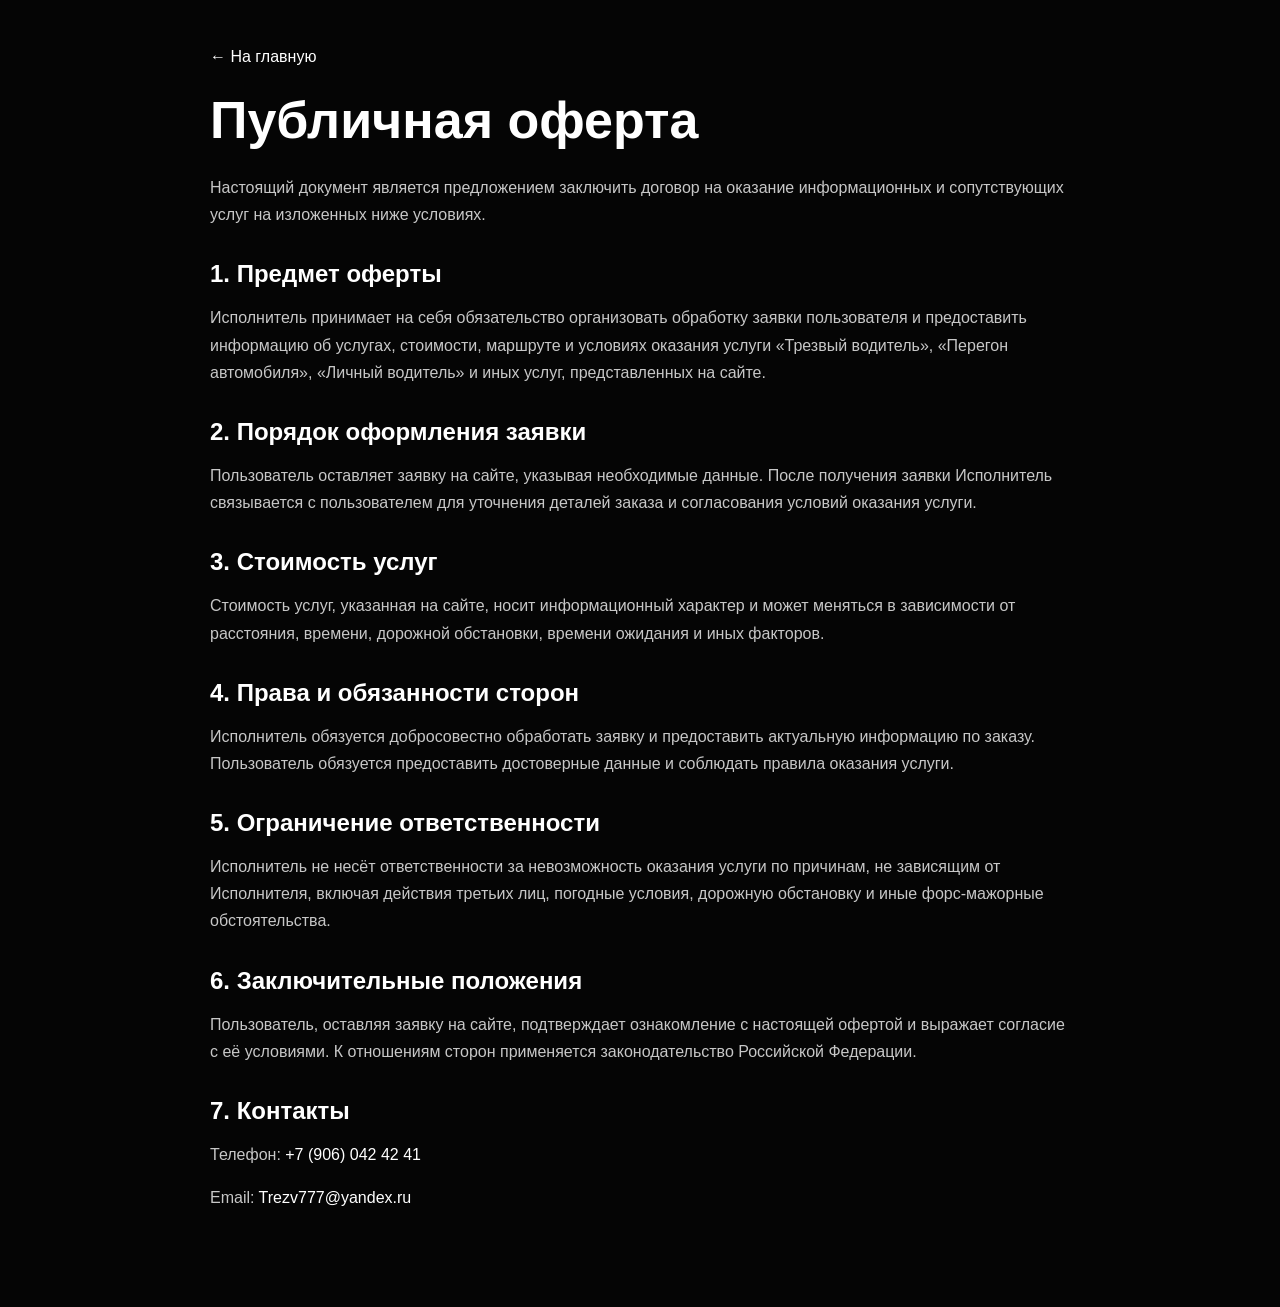
<file: offer.html>
<!DOCTYPE html>
<html lang="ru">
<head>
  <meta charset="UTF-8">
  <meta name="viewport" content="width=device-width, initial-scale=1.0">
  <title>Публичная оферта — Трезвый водитель</title>
  <meta name="description" content="Публичная оферта сервиса Трезвый водитель.">
  <link rel="stylesheet" href="./styles.css">
</head>
<body class="legal-page-body">
  <main class="legal-page">
    <div class="container legal-container">
      <a class="legal-back" href="./index.html">← На главную</a>
      <h1>Публичная оферта</h1>
      <p>Настоящий документ является предложением заключить договор на оказание информационных и сопутствующих услуг на изложенных ниже условиях.</p>

      <h2>1. Предмет оферты</h2>
      <p>Исполнитель принимает на себя обязательство организовать обработку заявки пользователя и предоставить информацию об услугах, стоимости, маршруте и условиях оказания услуги «Трезвый водитель», «Перегон автомобиля», «Личный водитель» и иных услуг, представленных на сайте.</p>

      <h2>2. Порядок оформления заявки</h2>
      <p>Пользователь оставляет заявку на сайте, указывая необходимые данные. После получения заявки Исполнитель связывается с пользователем для уточнения деталей заказа и согласования условий оказания услуги.</p>

      <h2>3. Стоимость услуг</h2>
      <p>Стоимость услуг, указанная на сайте, носит информационный характер и может меняться в зависимости от расстояния, времени, дорожной обстановки, времени ожидания и иных факторов.</p>

      <h2>4. Права и обязанности сторон</h2>
      <p>Исполнитель обязуется добросовестно обработать заявку и предоставить актуальную информацию по заказу. Пользователь обязуется предоставить достоверные данные и соблюдать правила оказания услуги.</p>

      <h2>5. Ограничение ответственности</h2>
      <p>Исполнитель не несёт ответственности за невозможность оказания услуги по причинам, не зависящим от Исполнителя, включая действия третьих лиц, погодные условия, дорожную обстановку и иные форс-мажорные обстоятельства.</p>

      <h2>6. Заключительные положения</h2>
      <p>Пользователь, оставляя заявку на сайте, подтверждает ознакомление с настоящей офертой и выражает согласие с её условиями. К отношениям сторон применяется законодательство Российской Федерации.</p>

      <h2>7. Контакты</h2>
      <p>Телефон: <a href="tel:+79060424241">+7 (906) 042 42 41</a></p>
      <p>Email: <a href="mailto:Trezv777@yandex.ru">Trezv777@yandex.ru</a></p>
    </div>
  </main>
</body>
</html>
</file>
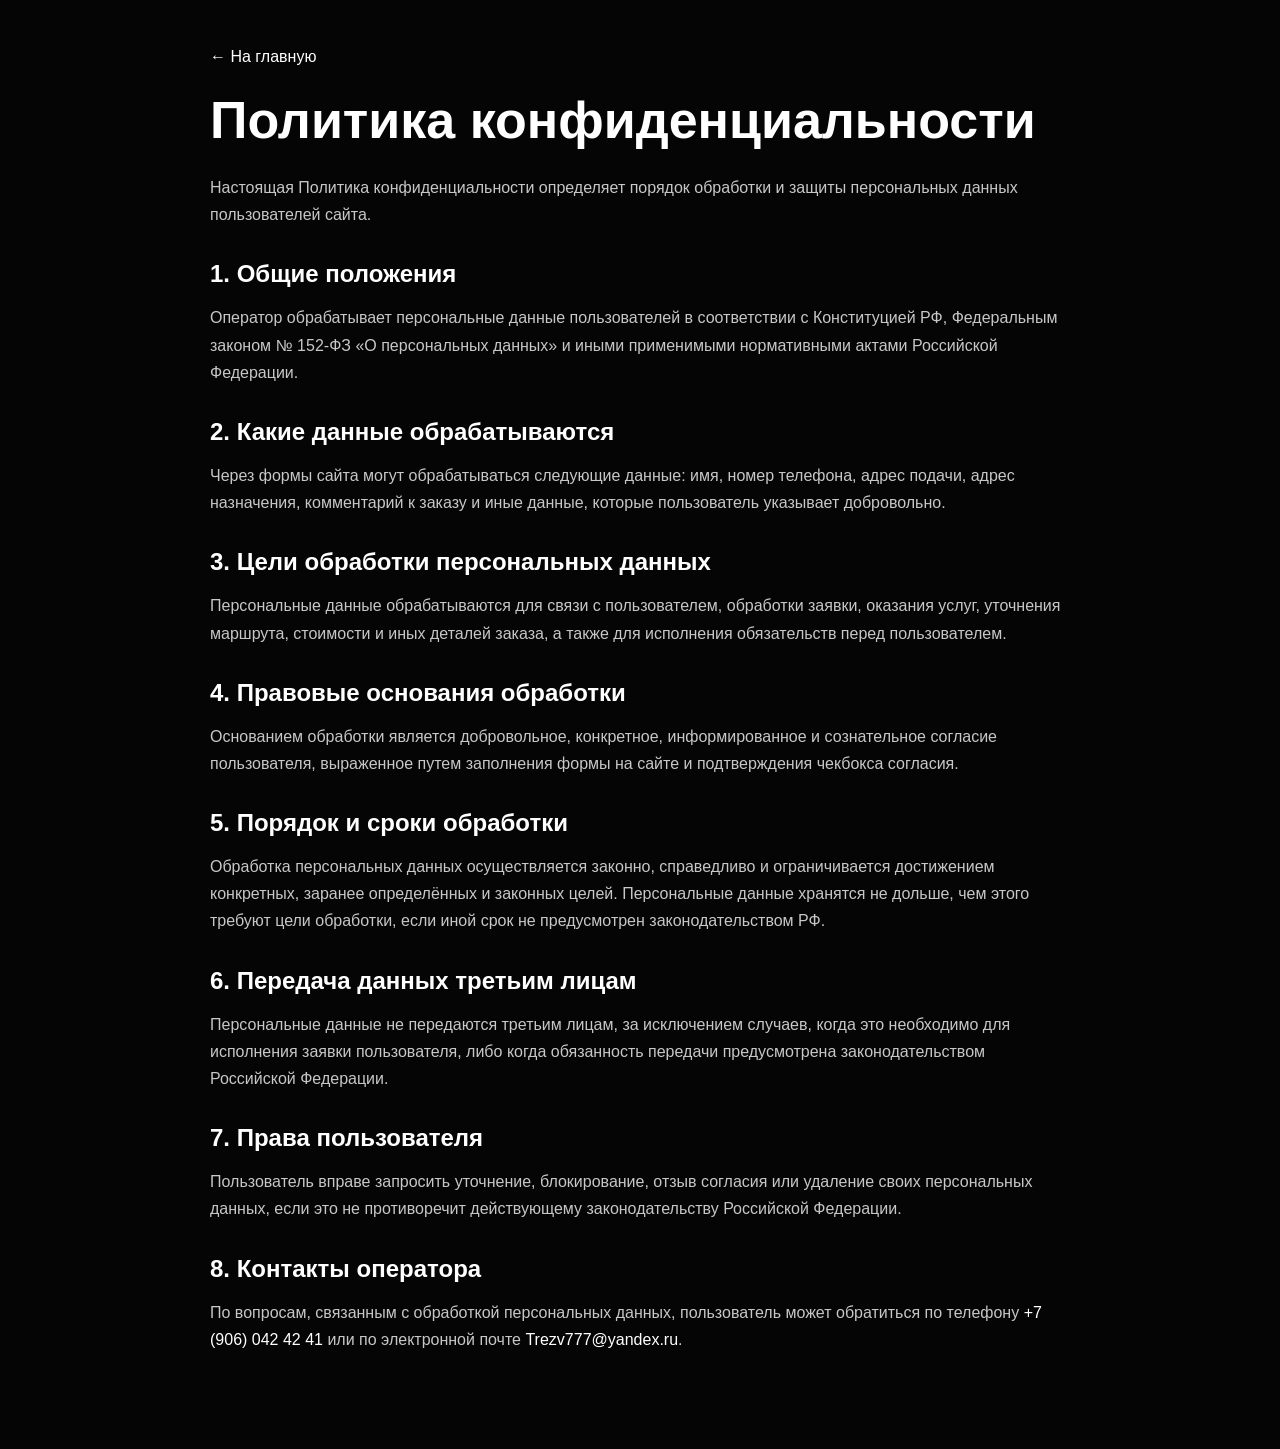
<file: privacy.html>
<!DOCTYPE html>
<html lang="ru">
<head>
  <meta charset="UTF-8">
  <meta name="viewport" content="width=device-width, initial-scale=1.0">
  <title>Политика конфиденциальности — Трезвый водитель</title>
  <meta name="description" content="Политика обработки персональных данных сервиса Трезвый водитель.">
  <link rel="stylesheet" href="./styles.css">
</head>
<body class="legal-page-body">
  <main class="legal-page">
    <div class="container legal-container">
      <a class="legal-back" href="./index.html">← На главную</a>
      <h1>Политика конфиденциальности</h1>
      <p>Настоящая Политика конфиденциальности определяет порядок обработки и защиты персональных данных пользователей сайта.</p>

      <h2>1. Общие положения</h2>
      <p>Оператор обрабатывает персональные данные пользователей в соответствии с Конституцией РФ, Федеральным законом № 152-ФЗ «О персональных данных» и иными применимыми нормативными актами Российской Федерации.</p>

      <h2>2. Какие данные обрабатываются</h2>
      <p>Через формы сайта могут обрабатываться следующие данные: имя, номер телефона, адрес подачи, адрес назначения, комментарий к заказу и иные данные, которые пользователь указывает добровольно.</p>

      <h2>3. Цели обработки персональных данных</h2>
      <p>Персональные данные обрабатываются для связи с пользователем, обработки заявки, оказания услуг, уточнения маршрута, стоимости и иных деталей заказа, а также для исполнения обязательств перед пользователем.</p>

      <h2>4. Правовые основания обработки</h2>
      <p>Основанием обработки является добровольное, конкретное, информированное и сознательное согласие пользователя, выраженное путем заполнения формы на сайте и подтверждения чекбокса согласия.</p>

      <h2>5. Порядок и сроки обработки</h2>
      <p>Обработка персональных данных осуществляется законно, справедливо и ограничивается достижением конкретных, заранее определённых и законных целей. Персональные данные хранятся не дольше, чем этого требуют цели обработки, если иной срок не предусмотрен законодательством РФ.</p>

      <h2>6. Передача данных третьим лицам</h2>
      <p>Персональные данные не передаются третьим лицам, за исключением случаев, когда это необходимо для исполнения заявки пользователя, либо когда обязанность передачи предусмотрена законодательством Российской Федерации.</p>

      <h2>7. Права пользователя</h2>
      <p>Пользователь вправе запросить уточнение, блокирование, отзыв согласия или удаление своих персональных данных, если это не противоречит действующему законодательству Российской Федерации.</p>

      <h2>8. Контакты оператора</h2>
      <p>По вопросам, связанным с обработкой персональных данных, пользователь может обратиться по телефону <a href="tel:+79060424241">+7 (906) 042 42 41</a> или по электронной почте <a href="mailto:Trezv777@yandex.ru">Trezv777@yandex.ru</a>.</p>
    </div>
  </main>
</body>
</html>
</file>
<file: assets/fonts-tildasans.css>
@font-face {
  font-family: 'TildaSans';
  font-style: normal;
  font-weight: 250 1000;
  src: url('https://static.tildacdn.com/fonts/tildasans/TildaSans-VF.woff2') format('woff2-variations'),
       url('https://static.tildacdn.com/fonts/tildasans/TildaSans-VF.woff') format('woff-variations');     
}
@font-face {
  font-family: 'TildaSans';
  font-style: normal;
  font-weight: 300;
  src: url('https://static.tildacdn.com/fonts/tildasans/TildaSans-Light.eot');
  src: url('https://static.tildacdn.com/fonts/tildasans/TildaSans-Light.eot?#iefix') format('embedded-opentype'),
       url('https://static.tildacdn.com/fonts/tildasans/TildaSans-VF.woff2') format('woff2-variations'),
       url('https://static.tildacdn.com/fonts/tildasans/TildaSans-VF.woff') format('woff-variations'),
       url('https://static.tildacdn.com/fonts/tildasans/TildaSans-Light.woff2') format('woff2'),
       url('https://static.tildacdn.com/fonts/tildasans/TildaSans-Light.woff') format('woff');
}
@font-face {
  font-family: 'TildaSans';
  font-style: normal;
  font-weight: 400;
  src: url('https://static.tildacdn.com/fonts/tildasans/TildaSans-Regular.eot');
  src: url('https://static.tildacdn.com/fonts/tildasans/TildaSans-Regular.eot?#iefix') format('embedded-opentype'),
       url('https://static.tildacdn.com/fonts/tildasans/TildaSans-VF.woff2') format('woff2-variations'),
       url('https://static.tildacdn.com/fonts/tildasans/TildaSans-VF.woff') format('woff-variations'),  
       url('https://static.tildacdn.com/fonts/tildasans/TildaSans-Regular.woff2') format('woff2'),
       url('https://static.tildacdn.com/fonts/tildasans/TildaSans-Regular.woff') format('woff');
}
@font-face {
  font-family: 'TildaSans';
  font-style: normal;
  font-weight: 500;
  src: url('https://static.tildacdn.com/fonts/tildasans/TildaSans-Medium.eot');
  src: url('https://static.tildacdn.com/fonts/tildasans/TildaSans-Medium.eot?#iefix') format('embedded-opentype'),
       url('https://static.tildacdn.com/fonts/tildasans/TildaSans-VF.woff2') format('woff2-variations'),
       url('https://static.tildacdn.com/fonts/tildasans/TildaSans-VF.woff') format('woff-variations'),  
       url('https://static.tildacdn.com/fonts/tildasans/TildaSans-Medium.woff2') format('woff2'),
       url('https://static.tildacdn.com/fonts/tildasans/TildaSans-Medium.woff') format('woff');
}
@font-face {
  font-family: 'TildaSans';
  font-style: normal;
  font-weight: 600;
  src: url('https://static.tildacdn.com/fonts/tildasans/TildaSans-Semibold.eot');
  src: url('https://static.tildacdn.com/fonts/tildasans/TildaSans-Semibold.eot?#iefix') format('embedded-opentype'),
       url('https://static.tildacdn.com/fonts/tildasans/TildaSans-VF.woff2') format('woff2-variations'),
       url('https://static.tildacdn.com/fonts/tildasans/TildaSans-VF.woff') format('woff-variations'),  
       url('https://static.tildacdn.com/fonts/tildasans/TildaSans-Semibold.woff2') format('woff2'),
       url('https://static.tildacdn.com/fonts/tildasans/TildaSans-Semibold.woff') format('woff');
}
@font-face {
  font-family: 'TildaSans';
  font-style: normal;
  font-weight: 700;
  src: url('https://static.tildacdn.com/fonts/tildasans/TildaSans-Bold.eot');
  src: url('https://static.tildacdn.com/fonts/tildasans/TildaSans-Bold.eot?#iefix') format('embedded-opentype'),
       url('https://static.tildacdn.com/fonts/tildasans/TildaSans-VF.woff2') format('woff2-variations'),
       url('https://static.tildacdn.com/fonts/tildasans/TildaSans-VF.woff') format('woff-variations'),  
       url('https://static.tildacdn.com/fonts/tildasans/TildaSans-Bold.woff2') format('woff2'),
       url('https://static.tildacdn.com/fonts/tildasans/TildaSans-Bold.woff') format('woff');
}
@font-face {
  font-family: 'TildaSans';
  font-style: normal;
  font-weight: 800;
  src: url('https://static.tildacdn.com/fonts/tildasans/TildaSans-Extrabold.eot');
  src: url('https://static.tildacdn.com/fonts/tildasans/TildaSans-Extrabold.eot?#iefix') format('embedded-opentype'),
       url('https://static.tildacdn.com/fonts/tildasans/TildaSans-VF.woff2') format('woff2-variations'),
       url('https://static.tildacdn.com/fonts/tildasans/TildaSans-VF.woff') format('woff-variations'),  
       url('https://static.tildacdn.com/fonts/tildasans/TildaSans-Extrabold.woff2') format('woff2'),
       url('https://static.tildacdn.com/fonts/tildasans/TildaSans-Extrabold.woff') format('woff');
}
@font-face {
  font-family: 'TildaSans';
  font-style: normal;
  font-weight: 900;
  src: url('https://static.tildacdn.com/fonts/tildasans/TildaSans-Black.eot');
  src: url('https://static.tildacdn.com/fonts/tildasans/TildaSans-Black.eot?#iefix') format('embedded-opentype'),
       url('https://static.tildacdn.com/fonts/tildasans/TildaSans-VF.woff2') format('woff2-variations'),
       url('https://static.tildacdn.com/fonts/tildasans/TildaSans-VF.woff') format('woff-variations'),  
       url('https://static.tildacdn.com/fonts/tildasans/TildaSans-Black.woff2') format('woff2'),
       url('https://static.tildacdn.com/fonts/tildasans/TildaSans-Black.woff') format('woff');
}
</file>
<file: styles.css>
:root {
  --bg: #050505;
  --bg-soft: #121212;
  --surface: #171717;
  --surface-soft: rgba(255, 255, 255, 0.05);
  --text: #f5f5f5;
  --muted: #c5c5c5;
  --line: rgba(255, 255, 255, 0.08);
  --primary: #e0000f;
  --primary-dark: #bb000d;
  --radius: 18px;
  --shadow: 0 24px 60px rgba(0, 0, 0, 0.45);
  --container: 1200px;
}

* {
  box-sizing: border-box;
}

html {
  scroll-behavior: smooth;
}

body {
  margin: 0;
  font-family: 'TildaSans', Arial, sans-serif;
  background: var(--bg);
  color: var(--text);
  overscroll-behavior-y: none;
  -webkit-tap-highlight-color: transparent;
}

body.menu-open {
  overflow: hidden;
}

a {
  color: inherit;
  text-decoration: none;
}

button,
input,
textarea {
  font: inherit;
}

button,
a,
input,
select,
textarea {
  -webkit-tap-highlight-color: transparent;
}

button:focus-visible,
a:focus-visible,
input:focus-visible,
select:focus-visible,
textarea:focus-visible,
summary:focus-visible {
  outline: 2px solid rgba(255, 76, 89, 0.8);
  outline-offset: 3px;
}

img {
  display: block;
  max-width: 100%;
}

.container {
  width: min(calc(100% - 32px), var(--container));
  margin: 0 auto;
}

.site-preloader {
  position: fixed;
  inset: 0;
  z-index: 2000;
  display: grid;
  place-items: center;
  background:
    radial-gradient(circle at center, rgba(232, 0, 15, 0.16), transparent 34%),
    linear-gradient(180deg, rgba(13, 13, 16, 0.98) 0%, rgba(8, 8, 10, 0.99) 100%);
  transition: opacity 0.72s ease, visibility 0.72s ease;
}

.site-preloader.is-hidden {
  opacity: 0;
  visibility: hidden;
  pointer-events: none;
}

.site-preloader-inner {
  display: grid;
  justify-items: center;
  gap: 22px;
  text-align: center;
  animation: preloaderEntry 0.9s cubic-bezier(0.22, 1, 0.36, 1) both;
}

.site-preloader-mark {
  position: relative;
  width: 152px;
  height: 152px;
  padding: 18px;
  display: grid;
  place-items: center;
  border-radius: 32px;
  overflow: hidden;
  background: linear-gradient(180deg, rgba(255, 255, 255, 0.08), rgba(255, 255, 255, 0.03));
  border: 1px solid rgba(255, 255, 255, 0.08);
  box-shadow: 0 24px 80px rgba(0, 0, 0, 0.36), inset 0 1px 0 rgba(255, 255, 255, 0.06);
  animation: preloaderPulse 2.4s ease-in-out infinite, preloaderGlow 2.8s ease-in-out infinite;
}

.site-preloader-mark::before {
  content: '';
  position: absolute;
  inset: -16px;
  border-radius: 42px;
  border: 1px solid rgba(232, 0, 15, 0.26);
  animation: preloaderRing 2.4s ease-in-out infinite;
}

.site-preloader-mark img {
  position: relative;
  z-index: 1;
  width: 100%;
  height: 100%;
  object-fit: contain;
  border-radius: 22px;
  filter: saturate(1.06) contrast(1.04) drop-shadow(0 10px 24px rgba(0, 0, 0, 0.32));
  animation: preloaderLogoFloat 2.8s ease-in-out infinite;
}

.site-preloader-mark::after {
  content: '';
  position: absolute;
  inset: 0;
  background:
    linear-gradient(135deg, transparent 0%, rgba(255, 255, 255, 0.16) 48%, transparent 100%),
    linear-gradient(180deg, rgba(255, 255, 255, 0.12), transparent 36%, rgba(0, 0, 0, 0.12));
  pointer-events: none;
  transform: translateX(-140%);
  animation: preloaderShimmer 2.6s ease-in-out infinite;
}

.site-preloader-copy strong {
  display: block;
  font-size: clamp(30px, 4vw, 44px);
  color: #fff;
  letter-spacing: -0.02em;
  animation: preloaderTextRise 0.95s ease both;
}

.site-preloader-copy span {
  display: block;
  margin-top: 8px;
  font-size: 15px;
  letter-spacing: 0.14em;
  text-transform: uppercase;
  color: rgba(255, 255, 255, 0.62);
  animation: preloaderTextRise 1.15s ease both;
}

body.is-loading {
  overflow: hidden;
}

@keyframes preloaderPulse {
  0%, 100% {
    transform: scale(1);
  }
  50% {
    transform: scale(1.04);
  }
}

@keyframes preloaderGlow {
  0%, 100% {
    box-shadow: 0 24px 80px rgba(0, 0, 0, 0.36), inset 0 1px 0 rgba(255, 255, 255, 0.06);
  }
  50% {
    box-shadow: 0 28px 92px rgba(0, 0, 0, 0.42), 0 0 32px rgba(224, 0, 15, 0.18), inset 0 1px 0 rgba(255, 255, 255, 0.08);
  }
}

@keyframes preloaderRing {
  0% {
    opacity: 0.2;
    transform: scale(0.94);
  }
  70% {
    opacity: 0.55;
    transform: scale(1.04);
  }
  100% {
    opacity: 0.2;
    transform: scale(0.94);
  }
}

@keyframes preloaderLogoFloat {
  0%, 100% {
    transform: translateY(0) scale(1);
  }
  50% {
    transform: translateY(-6px) scale(1.03);
  }
}

@keyframes preloaderShimmer {
  0%, 18% {
    transform: translateX(-140%);
    opacity: 0;
  }
  36% {
    opacity: 1;
  }
  62% {
    transform: translateX(140%);
    opacity: 0.9;
  }
  100% {
    transform: translateX(140%);
    opacity: 0;
  }
}

@keyframes preloaderEntry {
  0% {
    opacity: 0;
    transform: translateY(18px) scale(0.94);
  }
  100% {
    opacity: 1;
    transform: translateY(0) scale(1);
  }
}

@keyframes preloaderTextRise {
  0% {
    opacity: 0;
    transform: translateY(14px);
  }
  100% {
    opacity: 1;
    transform: translateY(0);
  }
}

#hero,
#pricing,
#faq,
#order,
#about,
#contacts {
  scroll-margin-top: 104px;
}

@supports (padding: max(0px)) {
  @media (max-width: 900px) {
    .site-header {
      padding-top: env(safe-area-inset-top);
    }

    .site-nav {
      left: max(12px, env(safe-area-inset-left));
      right: max(12px, env(safe-area-inset-right));
    }

    .vacancy-modal-dialog,
    .legal-modal-dialog {
      padding-bottom: max(14px, env(safe-area-inset-bottom));
    }
  }
}

@media (prefers-reduced-motion: reduce) {
  *,
  *::before,
  *::after {
    animation-duration: 0.01ms !important;
    animation-iteration-count: 1 !important;
    transition-duration: 0.01ms !important;
    scroll-behavior: auto !important;
  }
}

@media (max-width: 640px) {
  .site-preloader-mark {
    width: 124px;
    height: 124px;
    padding: 14px;
    border-radius: 26px;
  }

  .site-preloader-copy span {
    font-size: 12px;
    letter-spacing: 0.12em;
  }
}

.section {
  padding: 104px 0;
}

.section-dark {
  background: #000;
}

.eyebrow {
  display: inline-block;
  margin-bottom: 18px;
  color: #ff7d7d;
  font-size: 14px;
  font-weight: 700;
  letter-spacing: 0.12em;
  text-transform: uppercase;
}

.section-heading {
  max-width: 760px;
  margin-bottom: 48px;
}

.section-heading.center {
  margin-inline: auto;
  text-align: center;
}

.section-heading h2,
.hero-copy h1,
.about-grid h2,
.order-copy h2,
.contacts-grid h2,
.social-banner h2 {
  margin: 0;
  line-height: 1;
  font-size: clamp(38px, 7vw, 72px);
  font-weight: 700;
}

.section-heading p,
.hero-text,
.order-copy p,
.about-grid p,
.contacts-grid p,
.footer-grid p {
  margin: 18px 0 0;
  color: var(--muted);
  font-size: 18px;
  line-height: 1.7;
}

.site-header {
  position: sticky;
  top: 0;
  z-index: 20;
  backdrop-filter: blur(22px) saturate(140%);
  background: linear-gradient(180deg, rgba(22, 22, 24, 0.9) 0%, rgba(13, 13, 15, 0.78) 100%);
  border-bottom: 1px solid rgba(255, 255, 255, 0.08);
  box-shadow: 0 10px 30px rgba(0, 0, 0, 0.22);
}

.header-row {
  display: grid;
  grid-template-columns: auto 1fr auto auto;
  align-items: center;
  gap: 20px;
  min-height: 88px;
}

.brand {
  font-size: 24px;
  font-weight: 700;
  letter-spacing: -0.02em;
}

.site-nav {
  display: flex;
  justify-content: center;
  gap: 24px;
  font-size: 16px;
  padding: 10px 18px;
  border-radius: 999px;
  background: rgba(255, 255, 255, 0.04);
  border: 1px solid rgba(255, 255, 255, 0.06);
  box-shadow: inset 0 1px 0 rgba(255, 255, 255, 0.04);
}

.site-nav a,
.nav-inline-button,
.contact-links a,
.contact-actions a {
  transition: color 0.2s ease, transform 0.2s ease;
}

.site-nav a:hover,
.nav-inline-button:hover,
.contact-links a:hover,
.contact-actions a:hover {
  color: #ff8787;
}

.site-nav a,
.nav-inline-button {
  position: relative;
  padding: 4px 0;
}

.site-nav a::after,
.nav-inline-button::after {
  content: '';
  position: absolute;
  left: 0;
  bottom: -8px;
  width: 100%;
  height: 2px;
  background: #e8000f;
  transform: scaleX(0);
  transform-origin: center;
  transition: transform 0.25s ease;
}

.site-nav a:hover::after,
.nav-inline-button:hover::after {
  transform: scaleX(1);
}

.nav-inline-button {
  padding: 0;
  border: 0;
  background: transparent;
  font: inherit;
  color: #f0f0f0;
  cursor: pointer;
}

.desktop-cta {
  min-height: 50px;
  padding: 0 22px;
}

.header-contact {
  display: grid;
  gap: 2px;
  justify-items: end;
  font-size: 12px;
  color: rgba(255, 255, 255, 0.62);
}

.phone-link {
  font-size: 20px;
  font-weight: 700;
  color: #fff;
  text-shadow: 0 4px 18px rgba(0, 0, 0, 0.35);
}

.brand,
.site-nav a {
  color: #f0f0f0;
}

.button {
  display: inline-flex;
  align-items: center;
  justify-content: center;
  min-height: 56px;
  padding: 0 26px;
  border: 1px solid transparent;
  border-radius: 14px;
  cursor: pointer;
  transition: transform 0.2s ease, background 0.2s ease, color 0.2s ease, border-color 0.2s ease, box-shadow 0.2s ease;
}

.button:hover {
  transform: translateY(-2px);
}

.button-primary {
  background: linear-gradient(180deg, #ff2a37 0%, #d8000f 100%);
  color: #fff;
  box-shadow: 0 14px 30px rgba(232, 0, 15, 0.28);
}

.button-primary:hover {
  background: linear-gradient(180deg, #ff3d49 0%, #c6000d 100%);
  box-shadow: 0 18px 36px rgba(232, 0, 15, 0.34);
}

.button-secondary {
  background: transparent;
  color: #fff;
  border: 2px solid var(--primary);
}

.menu-toggle {
  display: none;
  flex-direction: column;
  gap: 5px;
  width: 44px;
  height: 44px;
  padding: 0;
  background: transparent;
  border: 0;
  cursor: pointer;
}

.menu-toggle span {
  width: 100%;
  height: 3px;
  border-radius: 999px;
  background: #fff;
}

/* ==== HERO (1в1 с trezv777.ru) ==== */
.hero {
  position: relative;
  min-height: 100vh;
  display: flex;
  align-items: center;
  justify-content: center;
  overflow: hidden;
  isolation: isolate;
  padding: 120px 0 80px;
}

.hero-bg {
  position: absolute;
  inset: 0;
  z-index: -2;
  background:
    url('https://static.tildacdn.com/tild6531-6235-4331-a265-643162326637/1-0e23.jpg') center/cover no-repeat;
  transform: scale(1.05);
  animation: heroZoom 12s ease-out forwards;
}

.hero-overlay {
  position: absolute;
  inset: 0;
  z-index: -1;
  background:
    linear-gradient(180deg, rgba(0, 0, 0, 0.55) 0%, rgba(0, 0, 0, 0.7) 60%, rgba(0, 0, 0, 0.92) 100%);
}

.hero-inner {
  display: flex;
  flex-direction: column;
  align-items: center;
  text-align: center;
  gap: 44px;
}

.hero-title-row {
  display: flex;
  align-items: center;
  gap: clamp(16px, 2.2vw, 36px);
  animation: heroFadeUp 0.9s ease-out both;
}

.hero-badge-24 {
  width: clamp(64px, 6vw, 96px);
  height: auto;
  filter: drop-shadow(0 8px 18px rgba(0, 0, 0, 0.45));
}

.hero-title {
  margin: 0;
  font-size: clamp(46px, 7vw, 96px);
  font-weight: 700;
  line-height: 1.05;
  letter-spacing: -0.01em;
  color: #ffffff;
  text-shadow: 0 8px 32px rgba(0, 0, 0, 0.5);
  white-space: nowrap;
}

.hero-subtitle {
  margin: 0;
  padding: 0;
  list-style: none;
  display: flex;
  flex-direction: column;
  align-items: center;
  gap: 14px;
  font-size: clamp(22px, 2.2vw, 32px);
  font-weight: 300;
  color: #ececec;
  letter-spacing: 0.02em;
}

.hero-subtitle li {
  line-height: 1;
  opacity: 0;
  animation: heroFadeUp 0.7s ease-out forwards;
}

.hero-subtitle li:nth-child(1) { animation-delay: 0.35s; }
.hero-subtitle li:nth-child(2) { animation-delay: 0.55s; }
.hero-subtitle li:nth-child(3) { animation-delay: 0.75s; }

.hero-info {
  display: flex;
  flex-wrap: wrap;
  justify-content: center;
  gap: 10px;
  max-width: 760px;
  animation: heroFadeUp 1s ease-out 0.45s both;
}

.hero-info span {
  display: inline-flex;
  align-items: center;
  justify-content: center;
  min-height: 42px;
  padding: 0 18px;
  border: 1px solid rgba(224, 0, 15, 0.38);
  border-radius: 999px;
  background: rgba(5, 5, 5, 0.5);
  box-shadow: inset 0 1px 0 rgba(255, 255, 255, 0.08), 0 12px 26px rgba(0, 0, 0, 0.22);
  color: #ffffff;
  font-size: 15px;
  font-weight: 700;
  backdrop-filter: blur(12px);
}

@media (max-width: 560px) {
  .hero-title {
    white-space: normal;
    font-size: clamp(38px, 10vw, 56px);
  }
  .hero-badge-24 {
    width: 56px;
  }
}

.hero-actions {
  display: flex;
  flex-wrap: wrap;
  justify-content: center;
  gap: 18px;
  margin-top: 24px;
  animation: heroFadeUp 1.1s ease-out 0.3s both;
}

.t-btn {
  display: inline-flex;
  align-items: center;
  justify-content: center;
  min-width: 220px;
  min-height: 60px;
  padding: 0 40px;
  border-radius: 10px;
  font-size: 18px;
  font-weight: 700;
  letter-spacing: 0.02em;
  cursor: pointer;
  transition: background-color 0.2s ease, color 0.2s ease, border-color 0.2s ease, transform 0.2s ease, box-shadow 0.2s ease;
  text-decoration: none;
}

.t-btn-primary {
  background-color: #b44b57;
  color: #ffffff;
  border: 3px solid #b44b57;
  position: relative;
  overflow: hidden;
}

.t-btn-primary:hover {
  background-color: #9a3f49;
  border-color: #9a3f49;
  transform: translateY(-2px);
  box-shadow: 0 12px 24px rgba(42, 24, 28, 0.35);
}

.t-btn-primary::after {
  content: '';
  position: absolute;
  inset: -40% auto -40% -120%;
  width: 60%;
  background: linear-gradient(90deg, transparent, rgba(255, 255, 255, 0.28), transparent);
  transform: skewX(-22deg);
  animation: ctaShine 3.6s ease-in-out infinite;
}

.t-btn-outline {
  background-color: transparent;
  color: #ffffff;
  border: 3px solid #dc000e;
}

.t-btn-outline:hover {
  background-color: #e8000f;
  border-color: #e8000f;
  transform: translateY(-2px);
}

.hero-scroll {
  position: absolute;
  left: 50%;
  bottom: 40px;
  width: 32px;
  height: 52px;
  border: 2px solid rgba(255, 255, 255, 0.55);
  border-radius: 999px;
  transform: translateX(-50%);
  animation: heroFadeUp 1.3s ease-out 0.5s both;
}

.hero-scroll span {
  position: absolute;
  top: 8px;
  left: 50%;
  width: 4px;
  height: 8px;
  background: #ffffff;
  border-radius: 999px;
  transform: translateX(-50%);
  animation: heroScroll 1.8s ease-in-out infinite;
}

@keyframes heroFadeUp {
  from {
    opacity: 0;
    transform: translateY(24px);
  }
  to {
    opacity: 1;
    transform: translateY(0);
  }
}

@keyframes heroZoom {
  from {
    transform: scale(1.12);
  }
  to {
    transform: scale(1);
  }
}

@keyframes heroScroll {
  0% {
    transform: translate(-50%, 0);
    opacity: 1;
  }
  80% {
    transform: translate(-50%, 22px);
    opacity: 0;
  }
  100% {
    transform: translate(-50%, 0);
    opacity: 0;
  }
}

@media (max-width: 640px) {
  .hero {
    min-height: 92vh;
    padding: 100px 0 60px;
  }

  .t-btn {
    min-width: 180px;
    min-height: 54px;
    font-size: 16px;
    padding: 0 28px;
  }
}

/* ==== SERVICES (Мы Вам нужны, когда) 1в1 ==== */
.section-black {
  background: #0d0d10;
  padding: 104px 0 112px;
}

.services-title {
  margin: 0 0 80px;
  font-size: clamp(34px, 4.5vw, 56px);
  font-weight: 700;
  color: #ffffff;
  text-align: center;
  letter-spacing: -0.01em;
}

.services-grid {
  display: grid;
  grid-template-columns: repeat(3, minmax(0, 1fr));
  gap: 32px;
  max-width: 1200px;
  margin: 0 auto;
}

.service-card {
  display: flex;
  align-items: flex-start;
  gap: 22px;
  padding: 32px 28px;
  border: 1px solid rgba(255, 255, 255, 0.06);
  border-radius: 18px;
  background: linear-gradient(180deg, rgba(28, 28, 28, 0.6) 0%, rgba(10, 10, 10, 0.6) 100%);
  box-shadow: none;
  transition: transform 0.35s ease, border-color 0.35s ease, box-shadow 0.35s ease, background 0.35s ease;
}

.service-card:hover {
  transform: translateY(-6px);
  border-color: rgba(187, 192, 203, 0.4);
  background: linear-gradient(180deg, rgba(36, 37, 42, 0.68) 0%, rgba(14, 14, 16, 0.74) 100%);
  box-shadow: 0 22px 40px rgba(24, 27, 34, 0.24);
}

.service-num {
  flex: 0 0 auto;
  width: 54px;
  height: 54px;
  display: flex;
  align-items: center;
  justify-content: center;
  border: 2px solid #a8afbd;
  border-radius: 50%;
  color: #d8dde7;
  font-size: 22px;
  font-weight: 600;
  line-height: 1;
  background: rgba(255, 255, 255, 0.03);
  transition: background 0.3s ease, color 0.3s ease, transform 0.3s ease;
}

.service-card:hover .service-num {
  background: #d5dbe7;
  color: #131417;
  transform: scale(1.08);
}

.service-body {
  display: flex;
  flex-direction: column;
  gap: 14px;
}

.service-tag {
  display: inline-flex;
  width: fit-content;
  min-height: 28px;
  align-items: center;
  padding: 0 12px;
  border: 1px solid rgba(224, 0, 15, 0.32);
  border-radius: 999px;
  background: rgba(224, 0, 15, 0.08);
  color: #ffb6bc;
  font-size: 12px;
  font-weight: 700;
  letter-spacing: 0.01em;
}

.service-body h3 {
  margin: 0;
  font-size: 24px;
  font-weight: 700;
  line-height: 1.2;
  color: #ffffff;
}

.service-body p {
  margin: 0;
  font-size: 14px;
  line-height: 1.55;
  color: #b8b8b8;
}

@media (max-width: 900px) {
  .services-grid {
    grid-template-columns: repeat(2, minmax(0, 1fr));
    gap: 48px 40px;
  }
}

@media (max-width: 600px) {
  .section-black {
    padding: 80px 0 100px;
  }

  .services-grid {
    grid-template-columns: 1fr;
    gap: 36px;
  }

  .services-title {
    margin-bottom: 48px;
  }
}

.hero-grid,
.order-grid,
.about-grid,
.contacts-grid,
.footer-grid {
  display: grid;
  grid-template-columns: repeat(2, minmax(0, 1fr));
  gap: 40px;
  align-items: center;
}

/* ==== REVEAL ANIMATION ==== */
[data-reveal] {
  opacity: 0;
  transform: translateY(28px);
  transition: opacity 0.8s ease, transform 0.8s ease;
  transition-delay: var(--d, 0s);
}

[data-reveal].is-visible {
  opacity: 1;
  transform: none;
}

.section-eyebrow {
  margin: 0 0 14px;
  color: #e8000f;
  font-size: 14px;
  font-weight: 700;
  letter-spacing: 0.18em;
  text-transform: uppercase;
  text-align: center;
}

.section-title {
  margin: 0 0 32px;
  font-size: clamp(34px, 4.8vw, 58px);
  font-weight: 700;
  line-height: 1.1;
  color: #ffffff;
  text-align: center;
  letter-spacing: -0.01em;
}

.section-lead {
  max-width: 820px;
  margin: 0 auto 64px;
  color: #b8b8b8;
  font-size: 17px;
  line-height: 1.6;
  text-align: center;
}

/* ==== ADVANTAGES ==== */
.section-advantages {
  background: #0d0d10;
  padding: 104px 0 112px;
}

.advantages-grid {
  display: grid;
  grid-template-columns: repeat(4, minmax(0, 1fr));
  gap: 56px 40px;
  max-width: 1200px;
  margin: 0 auto;
  padding-top: 24px;
}

.advantage-card {
  display: flex;
  flex-direction: column;
  align-items: center;
  text-align: center;
  gap: 22px;
  padding: 0;
  border: 0;
  background: transparent;
  box-shadow: none;
  border-radius: 0;
}

.advantage-card img {
  width: 120px;
  height: 120px;
  margin: 0;
  object-fit: contain;
  transition: transform 0.3s ease;
}

.advantage-card:hover img {
  transform: scale(1.06);
}

.advantage-card h3 {
  margin: 0;
  font-size: 22px;
  font-weight: 700;
  line-height: 1.25;
  color: #ffffff;
}

.advantage-card p {
  margin: 0;
  font-size: 14px;
  line-height: 1.6;
  color: #b0b0b0;
}

/* ==== PRICING ==== */
.section-pricing {
  background: #0d0d10;
  padding: 96px 0 88px;
}

.pricing-grid {
  display: grid;
  grid-template-columns: repeat(3, minmax(0, 1fr));
  gap: 28px;
  max-width: 1200px;
  margin: 0 auto;
}

.tariff-card {
  display: flex;
  flex-direction: column;
  gap: 16px;
  padding: 36px 32px;
  border: 1px solid rgba(255, 255, 255, 0.1);
  border-radius: 18px;
  background: linear-gradient(180deg, #1a1a1a 0%, #0d0d0d 100%);
  transition: transform 0.3s ease, border-color 0.3s ease, box-shadow 0.3s ease;
}

.tariff-card:hover {
  transform: translateY(-6px);
  border-color: rgba(187, 192, 203, 0.4);
  box-shadow: 0 20px 40px rgba(24, 27, 34, 0.24);
}

.tariff-card h3 {
  margin: 0;
  font-size: 22px;
  font-weight: 700;
  color: #ffffff;
  line-height: 1.25;
}

.tariff-card p {
  margin: 0;
  font-size: 15px;
  color: #b8b8b8;
  line-height: 1.55;
  flex: 1;
}

.tariff-price {
  margin-top: 8px;
  font-size: 32px;
  font-weight: 700;
  color: #e3e8f1;
}

.tariff-btn {
  margin-top: 8px;
  min-width: auto;
  width: 100%;
}

@media (max-width: 900px) {
  .advantages-grid {
    grid-template-columns: repeat(2, minmax(0, 1fr));
  }
  .pricing-grid {
    grid-template-columns: repeat(2, minmax(0, 1fr));
  }
}

@media (max-width: 600px) {
  .section-advantages,
  .section-pricing {
    padding: 68px 0 72px;
  }
  .advantages-grid {
    grid-template-columns: 1fr;
    gap: 44px;
  }
  .pricing-grid {
    grid-template-columns: 1fr;
  }
}

/* ==== ORDER FORM (Москва фон + форма-стекло) ==== */
.section-order {
  position: relative;
  padding: 96px 0 118px;
  overflow: hidden;
  isolation: isolate;
  background: #0d0d10;
}

.order-bg {
  position: absolute;
  inset: 0;
  z-index: -2;
  background:
    url('https://static.tildacdn.com/tild6531-6235-4331-a265-643162326637/1-0e23.jpg') center/cover no-repeat;
  transform: scale(1.04);
}

.order-overlay {
  position: absolute;
  inset: 0;
  z-index: -1;
  background: linear-gradient(180deg, rgba(10, 10, 12, 0.84) 0%, rgba(14, 14, 18, 0.72) 42%, rgba(12, 12, 16, 0.9) 100%);
}

.order-inner {
  display: flex;
  flex-direction: column;
  align-items: center;
  text-align: center;
}

.order-form {
  width: 100%;
  max-width: 560px;
  margin: 32px auto 0;
  padding: 40px 36px;
  display: flex;
  flex-direction: column;
  gap: 16px;
  border-radius: 24px;
  background: rgba(15, 15, 15, 0.78);
  border: 1px solid rgba(255, 255, 255, 0.08);
  box-shadow: 0 30px 80px rgba(0, 0, 0, 0.55);
  backdrop-filter: blur(14px);
  -webkit-backdrop-filter: blur(14px);
  text-align: left;
}

.order-form label {
  display: flex;
  flex-direction: column;
  gap: 8px;
}

.order-form label > span {
  font-size: 13px;
  color: #b8b8b8;
  letter-spacing: 0.04em;
  text-transform: uppercase;
}

.form-consent {
  display: grid;
  grid-template-columns: 18px 1fr;
  align-items: start;
  gap: 12px;
  margin-top: 6px;
}

.form-consent input {
  width: 18px;
  height: 18px;
  margin: 2px 0 0;
  accent-color: #e8000f;
}

.form-consent span {
  font-size: 13px;
  line-height: 1.55;
  color: #c8c8c8;
  text-transform: none;
  letter-spacing: normal;
}

.form-consent a {
  color: #ffffff;
  text-decoration: underline;
}

.form-consent a:hover {
  color: #ff5b64;
}

.legal-link {
  display: inline;
  padding: 0;
  margin: 0;
  border: 0;
  background: transparent;
  color: #ffffff;
  text-decoration: underline;
  cursor: pointer;
  font: inherit;
}

.legal-link:hover {
  color: #ff5b64;
}

.order-form input,
.order-form textarea {
  border-radius: 12px;
  border: 1px solid rgba(255, 255, 255, 0.1);
  background: rgba(255, 255, 255, 0.02);
  transition: border-color 0.2s ease, background 0.2s ease;
}

.order-form textarea {
  resize: none;
  min-height: 120px;
}

.order-form input:focus,
.order-form textarea:focus {
  border-color: #e8000f;
  background: rgba(255, 255, 255, 0.04);
}

.form-actions .button-primary,
.form-actions button {
  background: #e8000f;
  border: 0;
  color: #fff;
  border-radius: 10px;
  min-height: 56px;
  font-size: 17px;
  font-weight: 700;
  cursor: pointer;
  transition: background 0.2s ease, transform 0.2s ease;
}

.form-actions .button-primary:hover,
.form-actions button:hover {
  background: #c8000d;
  transform: translateY(-2px);
}

@media (max-width: 900px) {
  .order-grid {
    grid-template-columns: 1fr;
  }
  .order-form {
    padding: 28px 20px;
  }
}

/* ==== SOCIAL BANNER ==== */
.social-banner {
  padding: 80px 0;
}

.social-banner h2 {
  font-size: clamp(28px, 3.4vw, 40px);
}

/* ==== FAQ ==== */
.section.faq {
  background: #0a0a0a;
  padding: 120px 0;
}

.faq-list {
  max-width: 880px;
  margin: 0 auto;
}

.faq-list details {
  padding: 24px 28px;
  margin-bottom: 14px;
  border-radius: 14px;
  background: rgba(255, 255, 255, 0.04);
  border: 1px solid rgba(255, 255, 255, 0.1);
  transition: border-color 0.25s ease, background 0.25s ease;
}

.faq-list details:hover {
  border-color: rgba(255, 255, 255, 0.22);
  background: rgba(255, 255, 255, 0.06);
}

.faq-list details[open] {
  border-color: rgba(255, 255, 255, 0.28);
  background: rgba(255, 255, 255, 0.06);
}

.faq-list summary {
  list-style: none;
  cursor: pointer;
  font-size: 17px;
  font-weight: 500;
  color: #fff;
  position: relative;
  padding-right: 36px;
  line-height: 1.45;
}

.faq-list summary::-webkit-details-marker {
  display: none;
}

.faq-list summary::after {
  content: '';
  position: absolute;
  right: 4px;
  top: 50%;
  width: 14px;
  height: 14px;
  background-image:
    linear-gradient(#fff, #fff),
    linear-gradient(#fff, #fff);
  background-size: 14px 2px, 2px 14px;
  background-position: center;
  background-repeat: no-repeat;
  transform: translateY(-50%) rotate(0deg);
  transition: transform 0.3s ease, background-size 0.3s ease;
}

.faq-list details[open] summary::after {
  transform: translateY(-50%) rotate(180deg);
  background-size: 14px 2px, 0 14px;
}

.faq-list details > p,
.faq-list details > .faq-columns {
  margin-top: 16px;
  color: #c6c6c6;
  font-size: 15px;
  line-height: 1.65;
}

.faq-columns {
  display: grid;
  grid-template-columns: 1fr 1fr;
  gap: 32px;
}

.faq-columns h3 {
  margin: 0 0 10px;
  font-size: 16px;
  color: #fff;
}

.faq-columns ul {
  margin: 0;
  padding-left: 18px;
}

.faq-columns li + li {
  margin-top: 6px;
}

@media (max-width: 720px) {
  .faq-columns {
    grid-template-columns: 1fr;
  }

  .faq-list details {
    padding: 20px 24px;
  }
}

/* ==== ABOUT (centered 1в1) ==== */
.section-about {
  background: #000;
  padding: 120px 0 100px;
}

.about-inner {
  display: flex;
  flex-direction: column;
  align-items: center;
  text-align: center;
  max-width: 880px;
  margin: 0 auto;
}

.about-title {
  margin: 0 0 40px;
  font-size: clamp(38px, 5vw, 64px);
  font-weight: 700;
  color: #fff;
  letter-spacing: -0.01em;
}

.about-text {
  margin: 0 0 44px;
  font-size: 16px;
  line-height: 1.75;
  color: #cfcfcf;
  max-width: 780px;
}

.about-cta {
  margin-bottom: 44px;
  min-width: 200px;
  min-height: 54px;
}

.about-socials {
  display: flex;
  gap: 18px;
  margin-bottom: 40px;
}

.about-social-icon {
  display: inline-flex;
  align-items: center;
  justify-content: center;
  width: 44px;
  height: 44px;
  border-radius: 50%;
  background: #fff;
  color: #000;
  transition: transform 0.25s ease, background 0.25s ease;
}

.about-social-icon svg {
  width: 22px;
  height: 22px;
}

.about-social-icon svg path {
  fill: #000;
}

.about-social-icon:hover {
  transform: translateY(-3px) scale(1.06);
  background: #e8000f;
}

.about-social-icon:hover svg path {
  fill: #fff;
}

.about-contacts {
  display: flex;
  flex-direction: column;
  gap: 10px;
  margin-bottom: 32px;
}

.about-phone,
.about-mail {
  font-size: 20px;
  font-weight: 500;
  color: #fff;
  text-decoration: none;
  transition: color 0.2s ease;
}

.about-phone:hover,
.about-mail:hover {
  color: #ff5b64;
}

.about-city {
  margin: 0;
  color: #9a9a9a;
  font-size: 15px;
}

/* ==== CONTACTS ==== */
.section.contacts {
  background: #0a0a0a;
  padding: 120px 0 100px;
}

.contacts-grid {
  grid-template-columns: 1fr 1fr;
  gap: 48px;
  align-items: center;
}

.contact-card {
  padding: 36px 32px;
  border-radius: 18px;
  background: #141414;
  border: 1px solid rgba(255, 255, 255, 0.06);
}

.contact-card .phone-link {
  font-size: 28px;
}

.contact-links {
  margin-top: 18px;
}

.contact-links a {
  padding: 10px 18px;
  border-radius: 999px;
  background: rgba(232, 0, 15, 0.1);
  color: #ff5b64;
  transition: background 0.2s ease, color 0.2s ease;
}

.contact-links a:hover {
  background: #e8000f;
  color: #fff;
}

/* ==== FOOTER ==== */
.site-footer {
  background: #050505;
  padding: 60px 0 40px;
  border-top: 1px solid rgba(255, 255, 255, 0.06);
}

.footer-grid {
  grid-template-columns: 2fr 1fr;
  align-items: start;
  gap: 40px;
}

.footer-main p {
  margin: 0;
  color: #c3c3c3;
  line-height: 1.7;
}

.footer-meta {
  margin-top: 14px !important;
  font-size: 14px;
  color: #9c9c9c !important;
}

.footer-links-block {
  display: flex;
  flex-direction: column;
  gap: 12px;
}

.footer-legal-link {
  padding: 0;
  border: 0;
  background: transparent;
  color: #e8e8e8;
  text-align: left;
  font: inherit;
  cursor: pointer;
  transition: color 0.2s ease, transform 0.2s ease;
}

.footer-legal-link:hover {
  color: #ff5b64;
  transform: translateX(3px);
}

.site-footer strong {
  display: block;
  margin-bottom: 12px;
  font-size: 16px;
  color: #e8000f;
  letter-spacing: 0.12em;
}

.site-footer a {
  color: #e8e8e8;
}

.site-footer a:hover {
  color: #ff5b64;
}

.footer-legal {
  display: flex;
  justify-content: space-between;
  gap: 24px;
  margin-top: 28px;
  padding-top: 20px;
  border-top: 1px solid rgba(255, 255, 255, 0.06);
}

.footer-legal p {
  margin: 0;
  font-size: 13px;
  line-height: 1.6;
  color: #8f8f8f;
}

@media (max-width: 800px) {
  .about-grid,
  .contacts-grid,
  .footer-grid {
    grid-template-columns: 1fr;
  }

  .footer-legal {
    flex-direction: column;
  }
}

/* ==== LEGAL PAGES ==== */
.legal-page-body {
  margin: 0;
  background: #050505;
  color: #ffffff;
}

.legal-page {
  padding: 48px 0 80px;
}

.legal-container {
  max-width: 860px;
}

.legal-back {
  display: inline-block;
  margin-bottom: 24px;
  color: #ffffff;
}

.legal-container h1 {
  margin: 0 0 24px;
  font-size: clamp(34px, 5vw, 52px);
}

.legal-container h2 {
  margin: 32px 0 12px;
  font-size: 24px;
  color: #ffffff;
}

.legal-container p,
.legal-container li {
  color: #c7c7c7;
  font-size: 16px;
  line-height: 1.7;
}

.legal-container a {
  color: #ffffff;
}

/* ==== INLINE LEGAL MODAL ==== */
.legal-modal[hidden] {
  display: none;
}

.legal-modal {
  position: fixed;
  inset: 0;
  z-index: 1000;
}

.legal-modal-backdrop {
  position: absolute;
  inset: 0;
  background: rgba(0, 0, 0, 0.7);
  backdrop-filter: blur(8px);
}

.legal-modal-dialog {
  position: relative;
  width: min(920px, calc(100% - 32px));
  max-height: calc(100vh - 48px);
  margin: 24px auto;
  padding: 36px 30px 30px;
  overflow: auto;
  border-radius: 24px;
  background: linear-gradient(180deg, #151515 0%, #090909 100%);
  border: 1px solid rgba(255, 255, 255, 0.08);
  box-shadow: 0 30px 80px rgba(0, 0, 0, 0.5);
}

.legal-modal-close {
  position: sticky;
  top: 0;
  float: right;
  width: 42px;
  height: 42px;
  border: 0;
  border-radius: 50%;
  background: rgba(255, 255, 255, 0.08);
  color: #ffffff;
  font-size: 26px;
}

.legal-modal-panel {
  display: none;
  animation: modalFade 0.28s ease;
}

.legal-modal-panel.is-active {
  display: block;
}

.legal-modal-panel h2 {
  margin: 0 0 16px;
  font-size: clamp(30px, 4vw, 44px);
  color: #fff;
}

.legal-modal-panel h3 {
  margin: 24px 0 10px;
  font-size: 20px;
  color: #fff;
}

.legal-modal-panel p,
.legal-modal-panel li {
  color: #c8c8c8;
  line-height: 1.7;
}

.legal-modal-panel a {
  color: #fff;
}

.legal-rules-grid {
  display: grid;
  grid-template-columns: 1fr 1fr;
  gap: 28px;
}

@keyframes modalFade {
  from {
    opacity: 0;
    transform: translateY(12px);
  }
  to {
    opacity: 1;
    transform: translateY(0);
  }
}

@media (max-width: 720px) {
  .legal-rules-grid {
    grid-template-columns: 1fr;
  }

  .legal-modal-dialog {
    width: calc(100% - 18px);
    margin: 9px auto;
    max-height: calc(100vh - 18px);
    padding: 24px 18px 20px;
  }
}

body.modal-open {
  overflow: hidden;
}

.faq-list details.faq-opened {
  animation: faqPulse 0.32s ease;
}

@keyframes faqPulse {
  0% {
    transform: scale(0.995);
  }
  100% {
    transform: scale(1);
  }
}

.vacancy-modal[hidden] {
  display: none;
}

.vacancy-modal {
  position: fixed;
  inset: 0;
  z-index: 1100;
}

.vacancy-modal-backdrop {
  position: absolute;
  inset: 0;
  background: rgba(0, 0, 0, 0.62);
  backdrop-filter: blur(12px) saturate(125%);
}

.vacancy-modal-dialog {
  position: relative;
  width: min(1080px, calc(100% - 32px));
  max-height: calc(100vh - 40px);
  margin: 20px auto;
  overflow: auto;
  padding: 52px 32px 32px;
  border-radius: 28px;
  background:
    linear-gradient(180deg, rgba(255, 255, 255, 0.12) 0%, rgba(255, 255, 255, 0.03) 100%),
    linear-gradient(135deg, rgba(40, 40, 44, 0.82) 0%, rgba(13, 13, 15, 0.72) 100%);
  border: 1px solid rgba(255, 255, 255, 0.14);
  box-shadow: 0 36px 90px rgba(0, 0, 0, 0.48), inset 0 1px 0 rgba(255, 255, 255, 0.12);
  backdrop-filter: blur(24px) saturate(140%);
  animation: modalFade 0.28s ease;
  scrollbar-width: none;
}

.vacancy-modal-dialog::-webkit-scrollbar {
  width: 0;
  height: 0;
}

.vacancy-modal-close {
  position: absolute;
  top: 12px;
  right: 12px;
  width: 34px;
  height: 34px;
  border: 0;
  border-radius: 50%;
  background: rgba(255, 255, 255, 0.08);
  color: #fff;
  font-size: 22px;
  line-height: 1;
  cursor: pointer;
  z-index: 2;
}

.vacancy-modal-grid {
  display: grid;
  grid-template-columns: 1fr 1.05fr;
  gap: 30px;
  align-items: start;
}

.vacancy-copy {
  padding: 18px 6px 0 0;
}

.vacancy-copy h2 {
  margin: 0 0 18px;
  font-size: clamp(34px, 4vw, 54px);
  line-height: 1.08;
  color: #fff;
}

.vacancy-copy p {
  margin: 0 0 26px;
  color: #c8c8c8;
  line-height: 1.7;
}

.vacancy-requirements {
  margin-bottom: 26px;
  padding: 20px 22px;
  border-radius: 22px;
  background: rgba(255, 255, 255, 0.05);
  border: 1px solid rgba(255, 255, 255, 0.09);
  box-shadow: inset 0 1px 0 rgba(255, 255, 255, 0.06);
}

.vacancy-requirements h3 {
  margin: 0 0 14px;
  font-size: 18px;
  color: #fff;
}

.vacancy-requirements ul {
  margin: 0;
  padding-left: 18px;
}

.vacancy-requirements li {
  color: #d7d7d7;
  line-height: 1.65;
}

.vacancy-requirements li + li {
  margin-top: 8px;
}

.vacancy-badges {
  display: flex;
  flex-wrap: wrap;
  gap: 12px;
  margin-bottom: 24px;
}

.vacancy-badges span {
  display: inline-flex;
  align-items: center;
  justify-content: center;
  min-width: 48px;
  height: 48px;
  border-radius: 999px;
  background: rgba(232, 0, 15, 0.14);
  border: 1px solid rgba(232, 0, 15, 0.35);
  color: #fff;
  font-weight: 700;
}

.vacancy-contacts {
  display: flex;
  flex-wrap: wrap;
  gap: 12px;
}

.vacancy-contacts a {
  display: inline-flex;
  align-items: center;
  justify-content: center;
  min-height: 44px;
  padding: 0 18px;
  border-radius: 999px;
  background: rgba(255, 255, 255, 0.06);
  color: #fff;
  transition: transform 0.2s ease, background 0.2s ease;
}

.vacancy-contacts a:hover {
  transform: translateY(-2px);
  background: rgba(232, 0, 15, 0.18);
}

.vacancy-form {
  display: flex;
  flex-direction: column;
  gap: 16px;
  padding: 28px;
  border-radius: 24px;
  background: rgba(255, 255, 255, 0.045);
  border: 1px solid rgba(255, 255, 255, 0.1);
  box-shadow: inset 0 1px 0 rgba(255, 255, 255, 0.05), 0 12px 32px rgba(0, 0, 0, 0.16);
}

.vacancy-form-grid {
  display: grid;
  grid-template-columns: 1fr 1fr;
  gap: 16px;
}

.vacancy-form label {
  display: flex;
  flex-direction: column;
  gap: 8px;
}

.vacancy-field-full {
  grid-column: 1 / -1;
}

.vacancy-field-group {
  display: flex;
  flex-direction: column;
  gap: 8px;
}

.vacancy-field-group > span {
  font-size: 13px;
  color: #b8b8b8;
  letter-spacing: 0.04em;
  text-transform: uppercase;
}

.vacancy-form label > span {
  font-size: 13px;
  color: #b8b8b8;
  letter-spacing: 0.04em;
  text-transform: uppercase;
}

.vacancy-form input,
.vacancy-form textarea,
.vacancy-form select,
.vacancy-multiselect-trigger {
  min-height: 54px;
  padding: 14px 16px;
  border-radius: 14px;
  border: 1px solid rgba(255, 255, 255, 0.1);
  background: rgba(255, 255, 255, 0.03);
  color: #fff;
}

.vacancy-form select,
.vacancy-multiselect-trigger {
  appearance: none;
  cursor: pointer;
}

.vacancy-form select {
  background-image: linear-gradient(45deg, transparent 50%, #fff 50%), linear-gradient(135deg, #fff 50%, transparent 50%);
  background-position: calc(100% - 20px) calc(50% - 3px), calc(100% - 14px) calc(50% - 3px);
  background-size: 6px 6px, 6px 6px;
  background-repeat: no-repeat;
  padding-right: 40px;
  color-scheme: dark;
  background-color: rgba(255, 255, 255, 0.055);
  box-shadow: inset 0 1px 0 rgba(255, 255, 255, 0.04);
}

.vacancy-form option {
  background: #1a1a1d;
  color: #ffffff;
}

.vacancy-form option:disabled {
  color: #9b9b9b;
}

.vacancy-form textarea {
  min-height: 120px;
  resize: none;
}

.vacancy-form input:focus,
.vacancy-form textarea:focus,
.vacancy-form select:focus,
.vacancy-multiselect-trigger:focus {
  border-color: #e8000f;
  outline: none;
}

.vacancy-choice-group {
  display: flex;
  gap: 10px;
  flex-wrap: wrap;
}

.vacancy-choice {
  position: relative;
}

.vacancy-choice input {
  position: absolute;
  opacity: 0;
  pointer-events: none;
}

.vacancy-choice span {
  display: inline-flex;
  align-items: center;
  justify-content: center;
  min-width: 84px;
  min-height: 48px;
  padding: 0 16px;
  border-radius: 999px;
  border: 1px solid rgba(255, 255, 255, 0.1);
  background: rgba(255, 255, 255, 0.04);
  color: #f1f1f1;
  transition: border-color 0.2s ease, background 0.2s ease, transform 0.2s ease;
  cursor: pointer;
}

.vacancy-choice input:checked + span {
  border-color: rgba(232, 0, 15, 0.5);
  background: rgba(232, 0, 15, 0.16);
}

.vacancy-choice span:hover {
  transform: translateY(-1px);
}

.vacancy-multiselect {
  position: relative;
}

.vacancy-multiselect-trigger {
  width: 100%;
  text-align: left;
  position: relative;
}

.vacancy-multiselect-trigger::after {
  content: '';
  position: absolute;
  right: 18px;
  top: 50%;
  width: 10px;
  height: 10px;
  border-right: 2px solid #fff;
  border-bottom: 2px solid #fff;
  transform: translateY(-60%) rotate(45deg);
}

.vacancy-multiselect.is-open .vacancy-multiselect-trigger {
  border-color: #e8000f;
}

.vacancy-multiselect.is-open .vacancy-multiselect-trigger::after {
  transform: translateY(-30%) rotate(-135deg);
}

.vacancy-multiselect-panel {
  position: static;
  display: grid;
  grid-template-columns: repeat(3, minmax(0, 1fr));
  gap: 10px;
  margin-top: 10px;
  padding: 14px;
  border-radius: 18px;
  background: #121212;
  border: 1px solid rgba(255, 255, 255, 0.08);
  box-shadow: 0 18px 40px rgba(0, 0, 0, 0.38);
}

.vacancy-multiselect-panel[hidden] {
  display: none;
}

.vacancy-multiselect-panel label {
  display: flex;
  flex-direction: row;
  align-items: center;
  gap: 8px;
  min-height: 44px;
  padding: 0 12px;
  border-radius: 12px;
  background: rgba(255, 255, 255, 0.04);
  cursor: pointer;
}

.vacancy-multiselect-panel input {
  width: 16px;
  height: 16px;
  accent-color: #e8000f;
}

.vacancy-multiselect-panel span {
  font-size: 15px;
  color: #fff;
}

.vacancy-consent {
  margin-top: 4px;
}

.vacancy-actions {
  margin-top: 6px;
}

.vacancy-success {
  margin: 0;
}

@media (max-width: 860px) {
  .vacancy-choice-group {
    grid-template-columns: 1fr;
  }
  .vacancy-form-grid,
  .vacancy-multiselect-panel {
    grid-template-columns: 1fr;
  }
}

@media (max-width: 640px) {
  .vacancy-modal-dialog {
    width: calc(100% - 14px);
    margin: 7px auto;
    max-height: calc(100vh - 14px);
    padding: 46px 18px 18px;
  }

  .vacancy-form {
    padding: 18px;
  }
}

.hero-copy {
  max-width: 720px;
}

.hero-copy h1 {
  font-size: clamp(54px, 8vw, 96px);
}

.hero-text {
  max-width: 620px;
  font-size: 20px;
}

.hero-actions {
  display: flex;
  flex-wrap: wrap;
  gap: 16px;
  margin-top: 36px;
}

.hero-badges {
  display: flex;
  flex-wrap: wrap;
  gap: 18px;
  margin-top: 40px;
}

.hero-socials {
  display: flex;
  flex-wrap: wrap;
  gap: 12px;
  margin-top: 24px;
}

.hero-social {
  display: inline-flex;
  align-items: center;
  justify-content: center;
  min-height: 44px;
  padding: 0 18px;
  border: 1px solid rgba(255, 255, 255, 0.12);
  border-radius: 999px;
  background: rgba(255, 255, 255, 0.04);
  color: #f0f0f0;
}

.badge-card,
.hero-panel-card,
.service-card,
.advantage-card,
.price-card,
.order-form,
.contact-card,
.faq-list details {
  border: 1px solid var(--line);
  background: var(--surface-soft);
  box-shadow: var(--shadow);
}

.badge-card {
  display: flex;
  align-items: center;
  gap: 16px;
  min-width: 220px;
  padding: 18px 22px;
  border-radius: 22px;
}

.badge-card-accent {
  background: linear-gradient(180deg, rgba(224, 0, 15, 0.16), rgba(255, 255, 255, 0.04));
}

.badge-card img {
  width: 64px;
  height: 64px;
  object-fit: contain;
}

.badge-value {
  display: block;
  font-size: 28px;
  font-weight: 700;
}

.hero-panel-card {
  padding: 32px;
  border-radius: 28px;
}

.hero-panel {
  display: grid;
  gap: 22px;
}

.hero-visual-card {
  position: relative;
  overflow: hidden;
  min-height: 420px;
  padding: 0;
  background: radial-gradient(circle at top right, rgba(224, 0, 15, 0.22), transparent 40%), #101010;
}

.hero-visual-backdrop {
  position: absolute;
  inset: 0;
  background: linear-gradient(180deg, rgba(0, 0, 0, 0.06), rgba(0, 0, 0, 0.55));
}

.hero-visual-main {
  width: 100%;
  height: 100%;
  min-height: 420px;
  object-fit: cover;
}

.hero-visual-float {
  position: absolute;
  display: flex;
  align-items: center;
  gap: 14px;
  padding: 14px 18px;
  border-radius: 18px;
  background: rgba(0, 0, 0, 0.72);
  border: 1px solid rgba(255, 255, 255, 0.08);
  box-shadow: 0 20px 30px rgba(0, 0, 0, 0.35);
}

.hero-visual-float img {
  width: 56px;
  height: 56px;
  object-fit: contain;
}

.hero-visual-float-top {
  top: 24px;
  left: 24px;
}

.hero-visual-float-bottom {
  right: 24px;
  bottom: 24px;
  display: grid;
  gap: 4px;
}

.hero-visual-float-bottom strong {
  font-size: 18px;
}

.hero-panel-list {
  background: rgba(255, 255, 255, 0.04);
}

.hero-panel-card h2 {
  margin: 0 0 20px;
  font-size: 32px;
}

.feature-list,
.contact-actions,
.faq-columns ul {
  margin: 0;
  padding: 0;
  list-style: none;
}

.feature-list {
  display: grid;
  gap: 18px;
}

.feature-list li {
  display: grid;
  gap: 8px;
  padding: 18px;
  border-radius: 18px;
  background: rgba(255, 255, 255, 0.04);
}

.feature-list strong,
.service-card h3,
.advantage-card h3,
.price-card h3,
.faq-columns h3 {
  font-size: 24px;
  line-height: 1.2;
}

.feature-list span,
.service-card p,
.advantage-card p,
.price-card p,
.faq-list p,
.faq-columns li,
.form-note,
.contact-card a:not(.phone-link) {
  color: var(--muted);
  line-height: 1.7;
}

.services-grid,
.advantages-grid,
.pricing-grid {
  display: grid;
  gap: 24px;
}

.services-grid {
  grid-template-columns: repeat(3, minmax(0, 1fr));
}

.advantages-grid {
  grid-template-columns: repeat(4, minmax(0, 1fr));
}

.pricing-grid {
  grid-template-columns: repeat(3, minmax(0, 1fr));
}

.service-card,
.advantage-card,
.price-card {
  padding: 28px;
  border-radius: 26px;
}

.advantage-card img {
  width: 92px;
  height: 92px;
  margin-bottom: 18px;
}

.price-card {
  display: grid;
  gap: 16px;
  align-content: start;
}

.price-card.featured {
  background: linear-gradient(180deg, rgba(224, 0, 15, 0.22), rgba(255, 255, 255, 0.04));
}

.price {
  font-size: 34px;
  font-weight: 700;
}

.order-grid {
  align-items: start;
}

.contact-actions {
  display: flex;
  flex-wrap: wrap;
  gap: 18px;
  margin-top: 28px;
}

.order-form {
  display: grid;
  gap: 18px;
  padding: 32px;
  border-radius: 28px;
}

.order-form label {
  display: grid;
  gap: 10px;
}

.order-form span {
  font-size: 14px;
  font-weight: 600;
  color: #fff;
}

.order-form input,
.order-form textarea {
  width: 100%;
  padding: 18px 18px;
  border: 1px solid rgba(255, 255, 255, 0.12);
  border-radius: 16px;
  background: rgba(255, 255, 255, 0.03);
  color: #fff;
  outline: none;
}

.order-form input:focus,
.order-form textarea:focus {
  border-color: rgba(224, 0, 15, 0.8);
}

.form-actions {
  display: grid;
  gap: 12px;
}

.form-success {
  margin: 0;
  color: #87f5a8;
}

.social-banner-row {
  display: flex;
  align-items: center;
  justify-content: space-between;
  gap: 24px;
  padding: 34px 36px;
  border-radius: 28px;
  background: linear-gradient(180deg, rgba(255, 255, 255, 0.06) 0%, rgba(17, 17, 19, 0.76) 100%);
  border: 1px solid rgba(255, 255, 255, 0.08);
  box-shadow: 0 24px 48px rgba(0, 0, 0, 0.18), inset 0 1px 0 rgba(255, 255, 255, 0.06);
  backdrop-filter: blur(18px) saturate(135%);
}

.social-banner {
  background: #0d0d10;
}

.social-banner h2 {
  margin: 0;
}

.social-banner .eyebrow {
  display: inline-block;
  margin-bottom: 12px;
  color: #ff7b83;
}

.hero-overlay {
  background:
    radial-gradient(circle at 50% 18%, rgba(128, 142, 168, 0.2), transparent 34%),
    linear-gradient(180deg, rgba(0, 0, 0, 0.34) 0%, rgba(0, 0, 0, 0.66) 58%, rgba(0, 0, 0, 0.92) 100%);
}

.hero-inner {
  max-width: 980px;
  gap: 38px;
}

.hero-title {
  text-shadow: 0 10px 40px rgba(0, 0, 0, 0.58), 0 0 24px rgba(151, 163, 186, 0.12);
}

.hero-subtitle {
  text-shadow: 0 4px 18px rgba(0, 0, 0, 0.35);
}

.hero-actions {
  gap: 20px;
}

.t-btn {
  border-radius: 16px;
  box-shadow: 0 14px 30px rgba(0, 0, 0, 0.22);
}

.service-card {
  position: relative;
  overflow: hidden;
  border-radius: 24px;
  border: 1px solid rgba(255, 255, 255, 0.08);
  background: linear-gradient(180deg, rgba(255, 255, 255, 0.05) 0%, rgba(16, 16, 18, 0.86) 100%);
  box-shadow: 0 22px 44px rgba(0, 0, 0, 0.2);
}

.service-card::before,
.tariff-card::before {
  content: '';
  position: absolute;
  inset: 0 0 auto 0;
  height: 1px;
  background: linear-gradient(90deg, transparent, rgba(255, 255, 255, 0.26), transparent);
}

.service-card:hover {
  transform: translateY(-8px);
  box-shadow: 0 26px 54px rgba(232, 0, 15, 0.16);
}

.service-body h3 {
  font-size: 25px;
}

.service-body p {
  color: #c7c7c7;
}

.tariff-card {
  position: relative;
  overflow: hidden;
  border-radius: 24px;
  background: linear-gradient(180deg, rgba(255, 255, 255, 0.045) 0%, rgba(14, 14, 16, 0.95) 100%);
  box-shadow: 0 24px 46px rgba(0, 0, 0, 0.18);
}

.tariff-card:hover {
  transform: translateY(-8px);
  box-shadow: 0 26px 56px rgba(232, 0, 15, 0.18);
}

.tariff-price {
  text-shadow: 0 8px 22px rgba(232, 0, 15, 0.18);
}

.faq-list {
  display: grid;
  gap: 18px;
}

.section.faq {
  background: #0d0d10;
}

.section-about {
  background: #0d0d10;
  padding: 104px 0 92px;
}

.faq-list details {
  padding: 24px 26px;
  border-radius: 22px;
  background: linear-gradient(180deg, rgba(255, 255, 255, 0.06) 0%, rgba(19, 19, 22, 0.82) 100%);
  border: 1px solid rgba(255, 255, 255, 0.09);
  box-shadow: 0 18px 34px rgba(0, 0, 0, 0.14), inset 0 1px 0 rgba(255, 255, 255, 0.05);
  backdrop-filter: blur(12px) saturate(125%);
}

.faq-list summary {
  cursor: pointer;
  font-size: 22px;
  font-weight: 700;
  list-style: none;
  line-height: 1.35;
}

.faq-list summary::-webkit-details-marker {
  display: none;
}

.faq-list p {
  margin: 18px 0 0;
}

.faq-columns {
  display: grid;
  grid-template-columns: repeat(2, minmax(0, 1fr));
  gap: 24px;
  margin-top: 24px;
}

.faq-columns ul {
  display: grid;
  gap: 12px;
}

.contact-card {
  display: grid;
  gap: 16px;
  padding: 28px;
  border-radius: 24px;
}

.contact-links {
  display: flex;
  flex-wrap: wrap;
  gap: 18px;
}

.about-social-icon {
  width: 52px;
  height: 52px;
  background: linear-gradient(180deg, #ffffff 0%, #efefef 100%);
  box-shadow: 0 14px 26px rgba(0, 0, 0, 0.22);
}

.about-social-icon:hover {
  box-shadow: 0 18px 34px rgba(32, 36, 46, 0.28);
}

.site-footer {
  padding: 28px 0 42px;
  border-top: 1px solid rgba(255, 255, 255, 0.08);
  background: #0d0d10;
}

.mobile-quicknav {
  display: none;
}

.mobile-emergency-cta {
  display: none;
}

.footer-grid {
  align-items: start;
  gap: 36px;
}

.desktop-cta {
  white-space: nowrap;
}

@media (max-width: 1100px) {
  .header-row {
    grid-template-columns: auto auto 1fr auto;
  }

  .header-contact {
    display: none;
  }

  .advantages-grid,
  .pricing-grid {
    grid-template-columns: repeat(2, minmax(0, 1fr));
  }
}

@media (max-width: 900px) {
  .menu-toggle {
    display: inline-flex;
    justify-self: end;
    align-self: center;
    width: 38px;
    height: 38px;
    justify-content: center;
    align-items: center;
    gap: 4px;
    position: relative;
    top: 1px;
  }

  .menu-toggle span {
    transition: transform 0.28s ease, opacity 0.28s ease, background 0.28s ease;
    transform-origin: center;
    width: 22px;
    height: 2px;
    margin: 0 auto;
  }

  body.menu-open .menu-toggle span:nth-child(1) {
    transform: translateY(7px) rotate(45deg);
  }

  body.menu-open .menu-toggle span:nth-child(2) {
    opacity: 0;
  }

  body.menu-open .menu-toggle span:nth-child(3) {
    transform: translateY(-7px) rotate(-45deg);
  }

  .header-row {
    grid-template-columns: 1fr auto 1fr;
    gap: 14px;
    min-height: 76px;
  }

  .brand {
    grid-column: 2;
    justify-self: center;
    text-align: center;
    font-size: 20px;
    line-height: 1.1;
  }

  .menu-toggle {
    grid-column: 3;
  }

  .desktop-cta {
    display: none;
  }

  .site-nav {
    position: fixed;
    inset: 78px 12px auto 12px;
    display: flex;
    flex-direction: column;
    gap: 14px;
    padding: 18px;
    border-radius: 22px;
    background: linear-gradient(180deg, rgba(22, 22, 24, 0.96) 0%, rgba(10, 10, 12, 0.94) 100%);
    border: 1px solid rgba(255, 255, 255, 0.08);
    box-shadow: 0 22px 46px rgba(0, 0, 0, 0.28);
    backdrop-filter: blur(18px) saturate(140%);
    opacity: 0;
    visibility: hidden;
    pointer-events: none;
    transform: translateY(-14px) scale(0.98);
    transition: opacity 0.28s ease, transform 0.28s ease, visibility 0.28s ease;
  }

  body.menu-open .site-nav {
    opacity: 1;
    visibility: visible;
    pointer-events: auto;
    transform: translateY(0) scale(1);
  }

  .site-nav a,
  .nav-inline-button {
    padding: 8px 0;
    font-size: 17px;
    opacity: 0;
    transform: translateY(10px);
    transition: opacity 0.28s ease, transform 0.28s ease, color 0.2s ease;
  }

  body.menu-open .site-nav a,
  body.menu-open .nav-inline-button {
    opacity: 1;
    transform: translateY(0);
  }

  body.menu-open .site-nav > :nth-child(1) { transition-delay: 0.04s; }
  body.menu-open .site-nav > :nth-child(2) { transition-delay: 0.08s; }
  body.menu-open .site-nav > :nth-child(3) { transition-delay: 0.12s; }
  body.menu-open .site-nav > :nth-child(4) { transition-delay: 0.16s; }
  body.menu-open .site-nav > :nth-child(5) { transition-delay: 0.2s; }

  .social-banner-row,
  .service-card,
  .tariff-card,
  .faq-list details,
  .vacancy-form,
  .vacancy-requirements {
    transition: transform 0.24s ease, box-shadow 0.24s ease, border-color 0.24s ease, background 0.24s ease;
  }

  .service-card:active,
  .tariff-card:active,
  .faq-list details:active,
  .social-banner-row:active {
    transform: scale(0.992);
  }

  .hero-grid,
  .order-grid,
  .about-grid,
  .contacts-grid,
  .footer-grid,
  .faq-columns,
  .pricing-grid {
    grid-template-columns: 1fr;
  }

  .services-grid,
  .advantages-grid {
    grid-template-columns: repeat(2, minmax(0, 1fr));
  }

  .pricing-grid {
    grid-template-columns: 1fr;
  }

  .services-grid,
  .advantages-grid,
  .pricing-grid {
    display: grid;
    gap: 12px;
    padding-left: 0;
    padding-right: 0;
    padding-bottom: 0;
    overflow: visible;
    scroll-snap-type: none;
  }

  .services-grid > *,
  .advantages-grid > *,
  .pricing-grid > * {
    width: 100%;
    min-width: 0;
    scroll-snap-align: none;
  }

  .service-card,
  .advantage-card,
  .tariff-card {
    padding: 18px;
    gap: 14px;
    border-radius: 20px;
  }

  .service-num {
    width: 44px;
    height: 44px;
    font-size: 18px;
  }

  .service-body h3,
  .tariff-card h3,
  .advantage-card h3 {
    font-size: 19px;
    line-height: 1.28;
  }

  .service-body p,
  .tariff-card p,
  .advantage-card p {
    font-size: 13px;
    line-height: 1.45;
  }

  .social-banner-row {
    flex-direction: column;
    align-items: flex-start;
    padding: 26px 24px;
  }

  .hero-surface {
    padding: 28px 20px;
  }

  .hero-visual-card,
  .hero-visual-main {
    min-height: 320px;
  }

  .mobile-quicknav {
    position: fixed;
    left: 12px;
    right: 12px;
    bottom: 12px;
    z-index: 60;
    display: grid;
    grid-template-columns: repeat(5, minmax(0, 1fr));
    gap: 8px;
    padding: 10px;
    border-radius: 22px;
    background: linear-gradient(180deg, rgba(24, 24, 27, 0.94) 0%, rgba(10, 10, 12, 0.92) 100%);
    border: 1px solid rgba(255, 255, 255, 0.08);
    box-shadow: 0 18px 42px rgba(0, 0, 0, 0.34);
    backdrop-filter: blur(18px) saturate(140%);
    transform: translateZ(0);
  }

  .mobile-quicknav a {
    display: inline-flex;
    align-items: center;
    justify-content: center;
    min-height: 42px;
    padding: 0 8px;
    border-radius: 14px;
    color: rgba(255, 255, 255, 0.78);
    font-size: 12px;
    font-weight: 700;
    text-align: center;
    position: relative;
    overflow: hidden;
    transition: color 0.22s ease, transform 0.22s ease;
  }

  .mobile-quicknav a::before {
    content: '';
    position: absolute;
    inset: 0;
    border-radius: inherit;
    background: linear-gradient(180deg, rgba(173, 183, 201, 0.22) 0%, rgba(101, 114, 137, 0.2) 100%);
    box-shadow: inset 0 1px 0 rgba(255, 255, 255, 0.08), 0 10px 22px rgba(18, 21, 28, 0.28);
    opacity: 0;
    transform: scale(0.88) translateY(4px);
    transition: opacity 0.24s ease, transform 0.24s ease, background 0.24s ease;
  }

  .mobile-quicknav a > * {
    position: relative;
    z-index: 1;
  }

  .mobile-quicknav a.is-active {
    color: #fff;
    text-shadow: 0 4px 12px rgba(22, 27, 38, 0.34);
  }

  .mobile-quicknav a.is-active::before {
    opacity: 1;
    transform: scale(1) translateY(0);
  }

  .mobile-quicknav a:active {
    transform: scale(0.97);
  }
}

@media (max-width: 640px) {
  body {
    padding-bottom: 88px;
  }

  .section {
    padding: 72px 0;
  }

  .section-black,
  .section-advantages,
  .section-pricing,
  .section-about,
  .section.faq,
  .social-banner {
    padding-top: 68px;
    padding-bottom: 68px;
  }

  .section-order {
    padding: 72px 0 88px;
  }

  .section-heading h2,
  .hero-copy h1,
  .about-grid h2,
  .order-copy h2,
  .contacts-grid h2,
  .social-banner h2 {
    font-size: 40px;
  }

  .hero {
    min-height: auto;
    padding: 104px 0 56px;
  }

  .hero-inner {
    gap: 28px;
    align-items: flex-start;
    text-align: left;
  }

  .hero-title-row {
    position: relative;
    width: 100%;
    min-height: 54px;
    padding-left: 66px;
    justify-content: flex-start;
    gap: 0;
  }

  .hero-title {
    white-space: normal;
    font-size: clamp(38px, 10vw, 52px);
    text-align: left;
  }

  .hero-badge-24 {
    position: absolute;
    left: 0;
    top: 3px;
    width: 48px;
    transform: none;
    animation: mobileBadgeFloat 3.4s ease-in-out infinite;
  }

  .hero-actions,
  .hero-subtitle {
    align-items: flex-start;
  }

  .hero-subtitle {
    gap: 10px;
    font-size: 20px;
  }

  .hero-actions {
    width: 100%;
    gap: 12px;
  }

  .t-btn {
    width: 100%;
    min-width: 0;
    min-height: 56px;
    padding: 0 22px;
    transform: translateZ(0);
  }

  .t-btn:active {
    transform: scale(0.985);
  }

  .hero-panel-card,
  .service-card,
  .advantage-card,
  .price-card,
  .order-form,
  .contact-card,
  .faq-list details {
    padding: 22px;
  }

  .badge-card {
    width: 100%;
  }

  .hero-visual-float {
    left: 16px;
    right: 16px;
  }

  .hero-visual-float-top {
    top: 16px;
  }

  .hero-visual-float-bottom {
    bottom: 16px;
  }

  .social-banner-row {
    padding: 22px 18px;
    border-radius: 22px;
  }

  .faq-list details {
    padding: 20px 18px;
    border-radius: 18px;
  }

  .faq-list summary {
    font-size: 18px;
    padding-right: 30px;
  }

  .about-socials {
    gap: 14px;
    margin-bottom: 28px;
  }

  .about-social-icon {
    width: 48px;
    height: 48px;
  }

  .about-phone,
  .about-mail {
    font-size: 18px;
  }

  .site-footer {
    padding: 24px 0 34px;
  }

  .footer-grid {
    gap: 24px;
  }

  .footer-links-block {
    gap: 10px;
  }

  .footer-legal {
    gap: 14px;
    margin-top: 22px;
    padding-top: 16px;
  }

  .vacancy-modal-dialog {
    width: calc(100% - 10px);
    margin: 5px auto;
    max-height: calc(100vh - 10px);
    padding: 42px 14px 14px;
    border-radius: 22px;
  }

  .vacancy-modal-grid {
    gap: 18px;
  }

  .vacancy-copy h2 {
    font-size: clamp(28px, 8vw, 38px);
  }

  .vacancy-requirements {
    padding: 16px 16px;
    border-radius: 18px;
  }

  .vacancy-form {
    padding: 16px;
    border-radius: 18px;
  }

  .vacancy-form-grid {
    gap: 12px;
  }

  .vacancy-form input,
  .vacancy-form textarea,
  .vacancy-form select,
  .vacancy-multiselect-trigger {
    min-height: 50px;
    padding: 13px 14px;
    font-size: 16px;
  }

  .order-form input,
  .order-form textarea,
  .order-form button,
  .button,
  .button-primary,
  .button-secondary {
    font-size: 16px;
  }

  .vacancy-multiselect-panel {
    gap: 8px;
    padding: 10px;
    border-radius: 14px;
  }

  .vacancy-multiselect-panel label {
    min-height: 40px;
    padding: 0 10px;
    border-radius: 10px;
  }

  .vacancy-modal-close,
  .legal-modal-close {
    width: 32px;
    height: 32px;
    font-size: 20px;
  }

  .form-consent span {
    font-size: 12px;
    line-height: 1.5;
  }

  .vacancy-choice-group {
    gap: 8px;
  }

  .vacancy-choice span {
    min-width: 72px;
    min-height: 44px;
  }

  .mobile-quicknav {
    left: 8px;
    right: 8px;
    bottom: 8px;
    padding: 8px;
    gap: 6px;
    border-radius: 18px;
  }

  .mobile-quicknav a {
    min-height: 38px;
    padding: 0 4px;
    font-size: 11px;
  }

  .services-grid,
  .advantages-grid,
  .pricing-grid {
    gap: 10px;
    padding-left: 0;
    padding-right: 0;
  }

  .services-grid,
  .advantages-grid {
    grid-template-columns: 1fr;
  }
}

@keyframes mobileBadgeFloat {
  0%, 100% {
    transform: translateY(0);
  }
  50% {
    transform: translateY(-6px);
  }
}

.t-btn-primary {
  background-color: #e0000f;
  border-color: #e0000f;
  animation: ctaBreath 3.4s ease-in-out infinite;
}

.t-btn-primary:hover {
  background-color: #c40011;
  border-color: #c40011;
  box-shadow: 0 12px 24px rgba(224, 0, 15, 0.32);
}

.service-card:hover {
  border-color: rgba(224, 0, 15, 0.45);
  background: linear-gradient(180deg, rgba(40, 14, 16, 0.72) 0%, rgba(15, 6, 7, 0.78) 100%);
  box-shadow: 0 22px 40px rgba(224, 0, 15, 0.2);
}

.service-card,
.advantage-card,
.tariff-card {
  transition: transform 0.28s ease, box-shadow 0.32s ease, border-color 0.28s ease, background 0.32s ease;
}

.service-card {
  isolation: isolate;
}

.service-card::after {
  content: '';
  position: absolute;
  inset: 0;
  z-index: -1;
  border-radius: inherit;
  background: radial-gradient(circle at 16% 18%, rgba(224, 0, 15, 0.16), transparent 34%);
  opacity: 0;
  transition: opacity 0.32s ease;
}

.service-card:hover::after {
  opacity: 1;
}

.service-card:hover .service-body h3,
.tariff-card:hover h3 {
  color: #fff6f7;
}

.service-num {
  border-color: #e0000f;
  color: #e0000f;
  background: rgba(224, 0, 15, 0.06);
}

.service-card:hover .service-num {
  background: #e0000f;
  color: #ffffff;
  animation: serviceNumPulse 0.7s ease;
}

.tariff-card:hover {
  border-color: rgba(224, 0, 15, 0.45);
  box-shadow: 0 20px 40px rgba(224, 0, 15, 0.22);
}

.tariff-price {
  color: #e0000f;
}

.mobile-quicknav a::before {
  background: #e0000f;
  z-index: -1;
  box-shadow: inset 0 1px 0 rgba(255, 255, 255, 0.12), 0 12px 24px rgba(224, 0, 15, 0.28);
}

.mobile-quicknav a.is-active {
  text-shadow: 0 4px 12px rgba(224, 0, 15, 0.34);
}

.mobile-quicknav a.is-active::before {
  animation: navActivePulse 2.2s ease-in-out infinite;
}

.about-social-icon:hover {
  box-shadow: 0 18px 34px rgba(224, 0, 15, 0.26);
}

.service-card[data-reveal].is-visible {
  animation: serviceCardEnter 0.55s cubic-bezier(0.2, 0.8, 0.2, 1) both;
  animation-delay: var(--d, 0s);
}

.service-card[data-reveal].is-visible .service-num {
  animation: serviceDotIn 0.5s ease both;
  animation-delay: calc(var(--d, 0s) + 0.12s);
}

.service-card:hover::before {
  background: linear-gradient(90deg, transparent, rgba(255, 100, 100, 0.42), transparent);
}

@media (max-width: 640px) {
  .hero-inner {
    align-items: center;
    text-align: center;
  }

  .hero-title-row {
    flex-direction: column;
    gap: 10px;
    min-height: 0;
    padding-left: 0;
    justify-content: center;
  }

  .hero-badge-24 {
    position: relative;
    left: auto;
    top: -6px;
    width: 52px;
    transform: none;
    animation: mobileBadgeFloat 3.4s ease-in-out infinite;
  }

  .hero-title {
    text-align: center;
  }

  .hero-subtitle,
  .hero-actions {
    align-items: center;
  }

  .hero-actions {
    width: min(360px, 100%);
    display: flex;
    flex-wrap: nowrap;
    justify-content: center;
    gap: 10px;
  }

  .hero-actions .t-btn {
    width: calc(50% - 5px);
    min-width: 0;
    min-height: 48px;
    padding: 0 14px;
    border-radius: 12px;
    font-size: 15px;
  }

  .hero-info {
    width: 100%;
    gap: 8px;
    margin-top: -8px;
  }

  .hero-info span {
    flex: 1 1 calc(50% - 8px);
    min-height: 38px;
    padding: 0 10px;
    font-size: 12px;
  }

  .hero-info span:first-child {
    flex-basis: 100%;
  }

  .service-card,
  .advantage-card,
  .tariff-card {
    background: linear-gradient(180deg, rgba(25, 25, 28, 0.92) 0%, rgba(9, 9, 11, 0.98) 100%);
    border-color: rgba(224, 0, 15, 0.28);
    box-shadow: 0 14px 28px rgba(0, 0, 0, 0.34), inset 0 1px 0 rgba(255, 255, 255, 0.06);
  }

  .service-card:hover,
  .tariff-card:hover {
    border-color: rgba(224, 0, 15, 0.48);
    box-shadow: 0 18px 36px rgba(224, 0, 15, 0.24);
  }

  .service-body h3,
  .advantage-card h3,
  .tariff-card h3 {
    color: #ffffff;
  }

  .service-body p,
  .advantage-card p,
  .tariff-card p {
    color: #d3d3d7;
  }

  .service-tag {
    min-height: 26px;
    padding: 0 10px;
    font-size: 11px;
    color: #ffd8db;
    background: rgba(224, 0, 15, 0.12);
  }

  .service-num {
    border-color: #e0000f;
    color: #ff2a3d;
    background: rgba(224, 0, 15, 0.12);
  }
}

@media (max-width: 430px) {
  .hero-actions {
    width: 100%;
  }

  .hero-actions .t-btn {
    font-size: 14px;
  }

  .hero-info span {
    font-size: 11px;
  }
}

@keyframes serviceCardEnter {
  from {
    opacity: 0;
    transform: translateY(18px) scale(0.98);
  }
  to {
    opacity: 1;
    transform: translateY(0) scale(1);
  }
}

@keyframes serviceNumPulse {
  0% {
    transform: scale(1);
  }
  50% {
    transform: scale(1.11);
  }
  100% {
    transform: scale(1.06);
  }
}

@keyframes navActivePulse {
  0%,
  100% {
    box-shadow: inset 0 1px 0 rgba(255, 255, 255, 0.12), 0 10px 20px rgba(224, 0, 15, 0.2);
    filter: saturate(1);
  }
  50% {
    box-shadow: inset 0 1px 0 rgba(255, 255, 255, 0.18), 0 14px 30px rgba(224, 0, 15, 0.3);
    filter: saturate(1.08);
  }
}

@keyframes ctaBreath {
  0%,
  100% {
    box-shadow: 0 10px 20px rgba(224, 0, 15, 0.2);
    transform: translateY(0);
  }
  50% {
    box-shadow: 0 14px 28px rgba(224, 0, 15, 0.3);
    transform: translateY(-1px);
  }
}

@keyframes serviceDotIn {
  from {
    opacity: 0;
    transform: scale(0.72);
  }
  to {
    opacity: 1;
    transform: scale(1);
  }
}

.button-primary,
.t-btn-primary {
  background: #e0000f;
  background-color: #e0000f;
  border-color: #e0000f;
  color: #ffffff;
  box-shadow: 0 14px 30px rgba(224, 0, 15, 0.28);
}

.button-primary:hover,
.t-btn-primary:hover {
  background: #e0000f;
  background-color: #e0000f;
  border-color: #e0000f;
  color: #ffffff;
  box-shadow: 0 18px 36px rgba(224, 0, 15, 0.36);
}

.eyebrow,
.section-eyebrow,
.tariff-price,
.service-num {
  color: #e0000f;
}

.site-nav a::after,
.mobile-quicknav a::before,
.service-card:hover .service-num {
  background: #e0000f;
}

.service-num,
.service-tag,
.hero-info span {
  border-color: rgba(224, 0, 15, 0.46);
}

.service-num,
.service-tag,
.hero-info span {
  background-color: rgba(224, 0, 15, 0.1);
}

.service-tag {
  color: #ffffff;
}

.service-card:hover,
.tariff-card:hover,
.advantage-card:hover {
  border-color: rgba(224, 0, 15, 0.5);
  box-shadow: 0 22px 44px rgba(224, 0, 15, 0.22);
}

.mobile-quicknav a.is-active::before {
  background: #e0000f;
  box-shadow: inset 0 1px 0 rgba(255, 255, 255, 0.14), 0 14px 30px rgba(224, 0, 15, 0.32);
}

.mobile-quicknav a[href="#order"]::before {
  opacity: 1;
  transform: scale(1) translateY(0);
  background: #e0000f;
  box-shadow: inset 0 1px 0 rgba(255, 255, 255, 0.14), 0 14px 30px rgba(224, 0, 15, 0.32);
}

.mobile-quicknav a[href="#order"] {
  color: #ffffff;
  text-shadow: 0 4px 12px rgba(224, 0, 15, 0.34);
}

@media (max-width: 640px) {
  body {
    padding-bottom: 146px;
  }

  .mobile-emergency-cta {
    position: fixed;
    left: 14px;
    right: 14px;
    bottom: 78px;
    z-index: 61;
    display: inline-flex;
    min-height: 56px;
    align-items: center;
    justify-content: center;
    border-radius: 18px;
    background: #e0000f;
    color: #ffffff;
    font-size: 18px;
    font-weight: 900;
    text-decoration: none;
    letter-spacing: 0.01em;
    box-shadow: 0 18px 38px rgba(224, 0, 15, 0.38), 0 10px 24px rgba(0, 0, 0, 0.34);
    animation: emergencyCtaPulse 2.4s ease-in-out infinite;
  }

  .mobile-emergency-cta:active {
    transform: scale(0.985);
  }

  .hero-actions .t-btn,
  .tariff-btn {
    min-height: 52px;
    font-size: 16px;
    font-weight: 800;
    box-shadow: 0 16px 34px rgba(224, 0, 15, 0.34);
  }

  .service-card,
  .advantage-card,
  .tariff-card {
    border-color: rgba(224, 0, 15, 0.34);
  }

  .service-tag {
    color: #ffffff;
    background: rgba(224, 0, 15, 0.14);
  }
}

@keyframes emergencyCtaPulse {
  0%,
  100% {
    box-shadow: 0 16px 34px rgba(224, 0, 15, 0.32), 0 10px 24px rgba(0, 0, 0, 0.34);
  }
  50% {
    box-shadow: 0 22px 46px rgba(224, 0, 15, 0.46), 0 12px 28px rgba(0, 0, 0, 0.38);
  }
}

.mobile-quicknav a {
  position: relative;
  z-index: 0;
  color: #ffffff;
}

.mobile-quicknav a::before {
  z-index: -1;
}

.mobile-quicknav a[href="#hero"]::before,
.mobile-quicknav a[href="#order"]::before {
  opacity: 0;
  transform: scale(0.88) translateY(4px);
}

@media (max-width: 640px) {
  body {
    padding-bottom: 88px;
  }

  .mobile-emergency-cta {
    display: none;
  }

  .mobile-quicknav {
    left: 12px;
    right: 12px;
    bottom: 12px;
    padding: 8px;
    gap: 6px;
    border-radius: 20px;
  }

  .mobile-quicknav a {
    min-height: 38px;
    padding: 0 4px;
    border-radius: 14px;
    font-size: 11px;
    font-weight: 800;
  }

  .mobile-quicknav a.is-active::before {
    opacity: 1;
    transform: scale(1) translateY(0);
  }

  .hero-info span {
    min-height: 38px;
    padding: 0 10px;
    font-size: 12px;
    font-weight: 800;
    line-height: 1.15;
    text-align: center;
    text-shadow: 0 2px 6px rgba(0, 0, 0, 0.66);
    background: rgba(0, 0, 0, 0.58);
    border-width: 1px;
  }
}

@media (max-width: 430px) {
  .hero-info span {
    font-size: 12px;
  }
}
</file>
